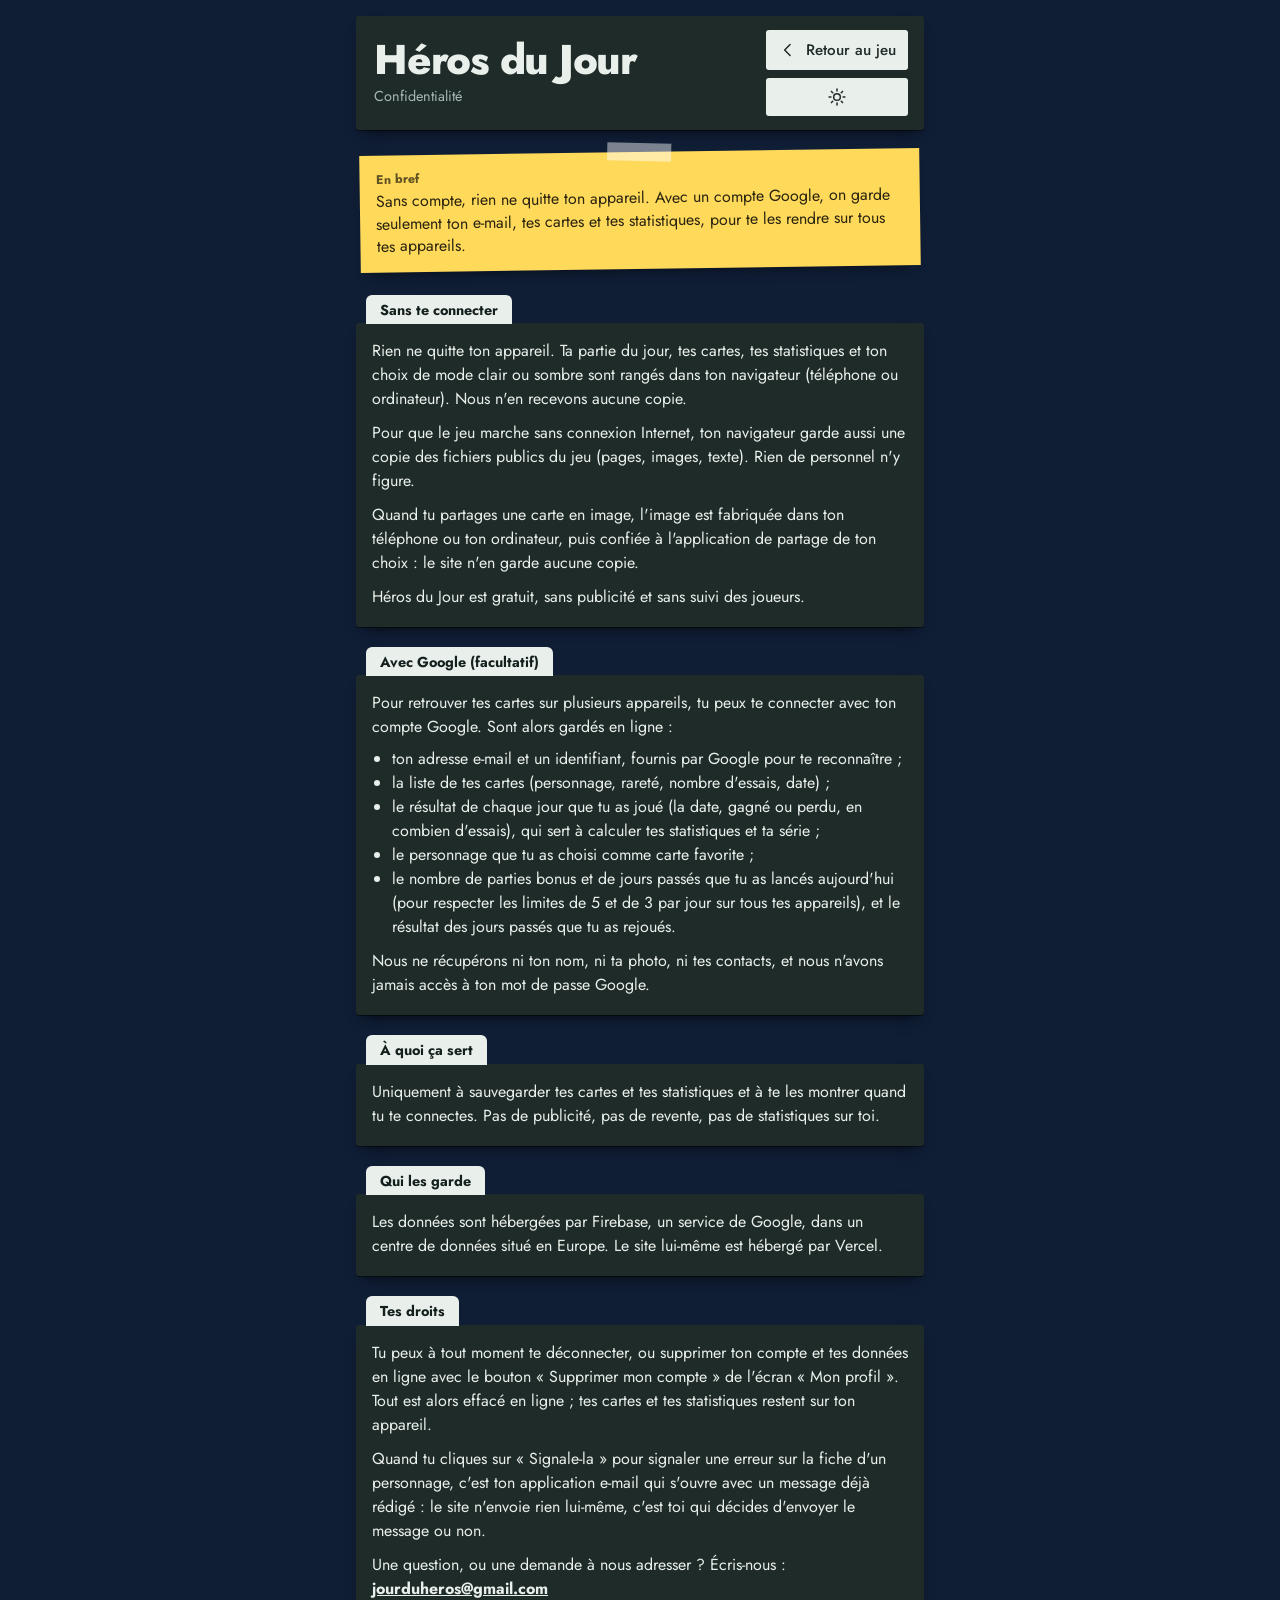
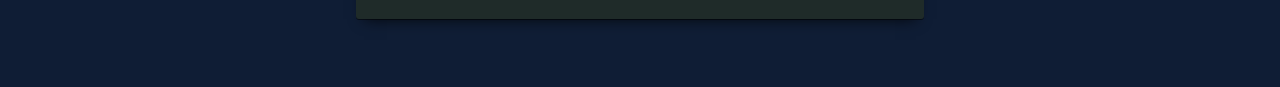
<file: confidentialite.html>
<!DOCTYPE html>
<html lang="fr">
<head>
  <meta charset="UTF-8">
  <meta name="viewport" content="width=device-width, initial-scale=1">
  <title>Confidentialité · Héros du Jour</title>
  <meta name="robots" content="noindex">
  <meta name="theme-color" content="#2d4a78">
  <link rel="preconnect" href="https://fonts.googleapis.com">
  <link rel="preconnect" href="https://fonts.gstatic.com" crossorigin>
  <link href="https://fonts.googleapis.com/css2?family=Jost:wght@400;500;700;800&display=swap" rel="stylesheet">
  <link rel="stylesheet" href="css/base.css">
  <link rel="stylesheet" href="css/jeu.css">
  <link rel="stylesheet" href="css/fiches.css">
  <script src="js/theme.js"></script>
</head>
<body>
  <main class="page">
    <header class="bandeau">
      <div class="marque">
        <h1>Héros du Jour</h1>
        <p class="date-du-jour">Confidentialité</p>
      </div>
      <div class="bandeau-actions">
        <a href="index.html">
          <svg viewBox="0 0 24 24" aria-hidden="true"><path d="M14.5 5.5 8 12l6.5 6.5"/></svg>
          Retour au jeu
        </a>
        <button type="button" id="bouton-theme" aria-label="Changer de mode"></button>
      </div>
    </header>

    <p class="resume"><b>En bref</b>Sans compte, rien ne quitte ton appareil. Avec un compte Google, on garde seulement ton e-mail, tes cartes et tes statistiques, pour te les rendre sur tous tes appareils.</p>

    <section class="rubrique">
      <h2>Sans te connecter</h2>
      <div class="fiche-texte">
        <p>Rien ne quitte ton appareil. Ta partie du jour, tes cartes, tes statistiques et ton choix de mode clair ou sombre sont rangés dans ton navigateur (téléphone ou ordinateur). Nous n'en recevons aucune copie.</p>
        <p>Pour que le jeu marche sans connexion Internet, ton navigateur garde aussi une copie des fichiers publics du jeu (pages, images, texte). Rien de personnel n'y figure.</p>
        <p>Quand tu partages une carte en image, l'image est fabriquée dans ton téléphone ou ton ordinateur, puis confiée à l'application de partage de ton choix : le site n'en garde aucune copie.</p>
        <p>Héros du Jour est gratuit, sans publicité et sans suivi des joueurs.</p>
      </div>
    </section>

    <section class="rubrique">
      <h2>Avec Google (facultatif)</h2>
      <div class="fiche-texte">
        <p>Pour retrouver tes cartes sur plusieurs appareils, tu peux te connecter avec ton compte Google. Sont alors gardés en ligne :</p>
        <ul>
          <li>ton adresse e-mail et un identifiant, fournis par Google pour te reconnaître ;</li>
          <li>la liste de tes cartes (personnage, rareté, nombre d'essais, date) ;</li>
        <li>le résultat de chaque jour que tu as joué (la date, gagné ou perdu, en combien d'essais), qui sert à calculer tes statistiques et ta série ;</li>
        <li>le personnage que tu as choisi comme carte favorite ;</li>
        <li>le nombre de parties bonus et de jours passés que tu as lancés aujourd'hui (pour respecter les limites de 5 et de 3 par jour sur tous tes appareils), et le résultat des jours passés que tu as rejoués.</li>
        </ul>
        <p>Nous ne récupérons ni ton nom, ni ta photo, ni tes contacts, et nous n'avons jamais accès à ton mot de passe Google.</p>
      </div>
    </section>

    <section class="rubrique">
      <h2>À quoi ça sert</h2>
      <div class="fiche-texte">
        <p>Uniquement à sauvegarder tes cartes et tes statistiques et à te les montrer quand tu te connectes. Pas de publicité, pas de revente, pas de statistiques sur toi.</p>
      </div>
    </section>

    <section class="rubrique">
      <h2>Qui les garde</h2>
      <div class="fiche-texte">
        <p>Les données sont hébergées par Firebase, un service de Google, dans un centre de données situé en Europe. Le site lui-même est hébergé par Vercel.</p>
      </div>
    </section>

    <section class="rubrique">
      <h2>Tes droits</h2>
      <div class="fiche-texte">
        <p>Tu peux à tout moment te déconnecter, ou supprimer ton compte et tes données en ligne avec le bouton « Supprimer mon compte » de l'écran « Mon profil ». Tout est alors effacé en ligne ; tes cartes et tes statistiques restent sur ton appareil.</p>
        <p>Quand tu cliques sur « Signale-la » pour signaler une erreur sur la fiche d'un personnage, c'est ton application e-mail qui s'ouvre avec un message déjà rédigé : le site n'envoie rien lui-même, c'est toi qui décides d'envoyer le message ou non.</p>
        <p>Une question, ou une demande à nous adresser ? Écris-nous : <a href="mailto:jourduheros@gmail.com">jourduheros@gmail.com</a></p>
      </div>
    </section>
  </main>
</body>
</html>
</file>
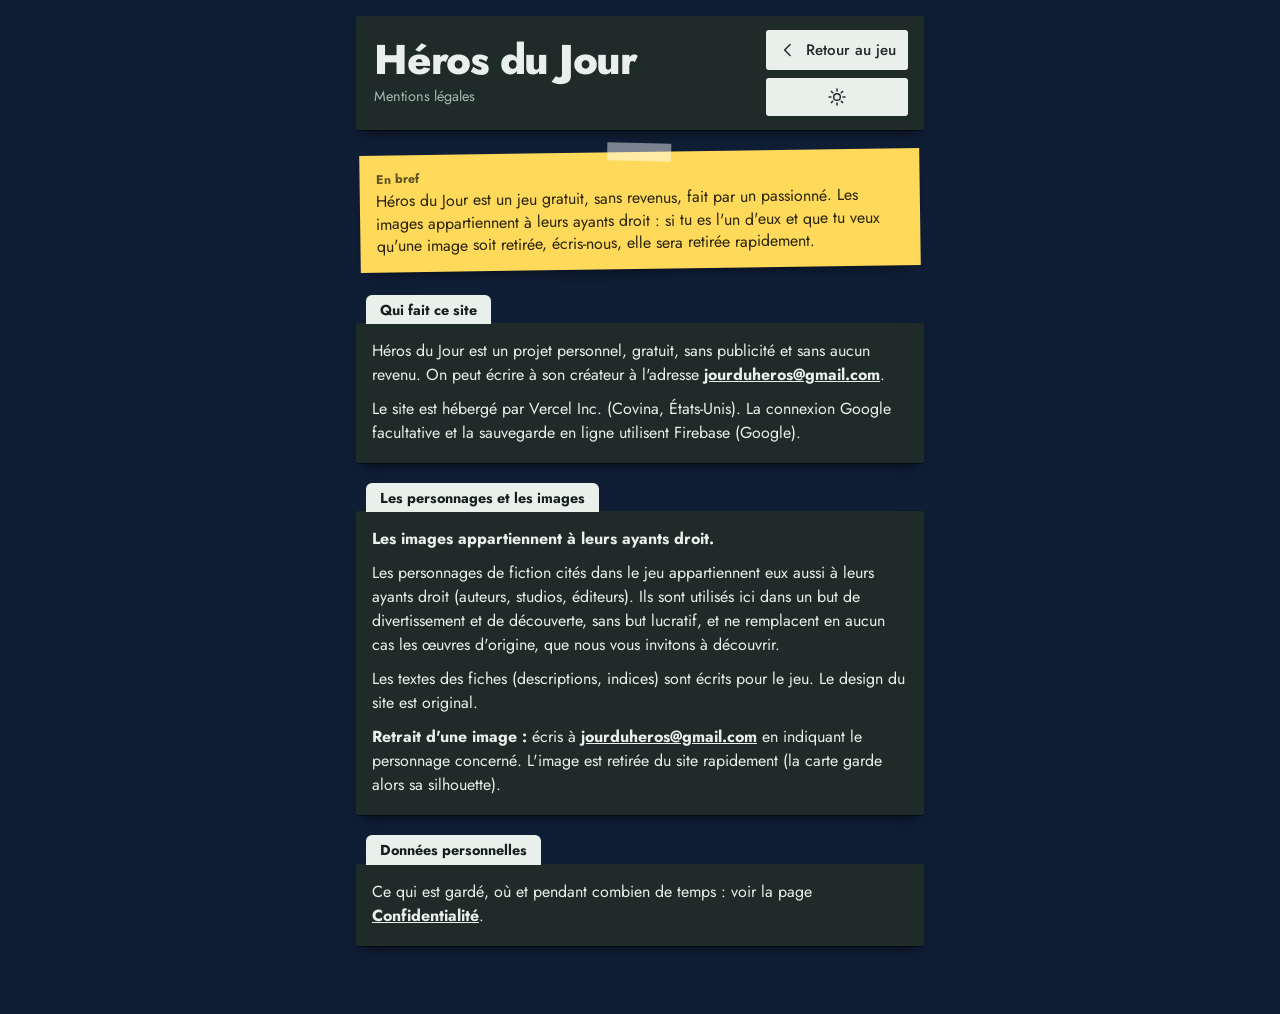
<file: mentions-legales.html>
<!DOCTYPE html>
<html lang="fr">
<head>
  <meta charset="UTF-8">
  <meta name="viewport" content="width=device-width, initial-scale=1">
  <title>Mentions légales · Héros du Jour</title>
  <meta name="robots" content="noindex">
  <meta name="theme-color" content="#2d4a78">
  <link rel="preconnect" href="https://fonts.googleapis.com">
  <link rel="preconnect" href="https://fonts.gstatic.com" crossorigin>
  <link href="https://fonts.googleapis.com/css2?family=Jost:wght@400;500;700;800&display=swap" rel="stylesheet">
  <link rel="stylesheet" href="css/base.css">
  <link rel="stylesheet" href="css/jeu.css">
  <link rel="stylesheet" href="css/fiches.css">
  <script src="js/theme.js"></script>
</head>
<body>
  <main class="page">
    <header class="bandeau">
      <div class="marque">
        <h1>Héros du Jour</h1>
        <p class="date-du-jour">Mentions légales</p>
      </div>
      <div class="bandeau-actions">
        <a href="index.html">
          <svg viewBox="0 0 24 24" aria-hidden="true"><path d="M14.5 5.5 8 12l6.5 6.5"/></svg>
          Retour au jeu
        </a>
        <button type="button" id="bouton-theme" aria-label="Changer de mode"></button>
      </div>
    </header>

    <p class="resume"><b>En bref</b>Héros du Jour est un jeu gratuit, sans revenus, fait par un passionné. Les images appartiennent à leurs ayants droit : si tu es l'un d'eux et que tu veux qu'une image soit retirée, écris-nous, elle sera retirée rapidement.</p>

    <section class="rubrique">
      <h2>Qui fait ce site</h2>
      <div class="fiche-texte">
        <p>Héros du Jour est un projet personnel, gratuit, sans publicité et sans aucun revenu. On peut écrire à son créateur à l'adresse <a href="mailto:jourduheros@gmail.com">jourduheros@gmail.com</a>.</p>
        <p>Le site est hébergé par Vercel Inc. (Covina, États-Unis). La connexion Google facultative et la sauvegarde en ligne utilisent Firebase (Google).</p>
      </div>
    </section>

    <section class="rubrique">
      <h2>Les personnages et les images</h2>
      <div class="fiche-texte">
        <p class="phrase-droits"><strong>Les images appartiennent à leurs ayants droit.</strong></p>
        <p>Les personnages de fiction cités dans le jeu appartiennent eux aussi à leurs ayants droit (auteurs, studios, éditeurs). Ils sont utilisés ici dans un but de divertissement et de découverte, sans but lucratif, et ne remplacent en aucun cas les œuvres d'origine, que nous vous invitons à découvrir.</p>
        <p>Les textes des fiches (descriptions, indices) sont écrits pour le jeu. Le design du site est original.</p>
        <p><strong>Retrait d'une image :</strong> écris à <a href="mailto:jourduheros@gmail.com">jourduheros@gmail.com</a> en indiquant le personnage concerné. L'image est retirée du site rapidement (la carte garde alors sa silhouette).</p>
      </div>
    </section>

    <section class="rubrique">
      <h2>Données personnelles</h2>
      <div class="fiche-texte">
        <p>Ce qui est gardé, où et pendant combien de temps : voir la page <a href="confidentialite.html">Confidentialité</a>.</p>
      </div>
    </section>
  </main>

</body>
</html>
</file>
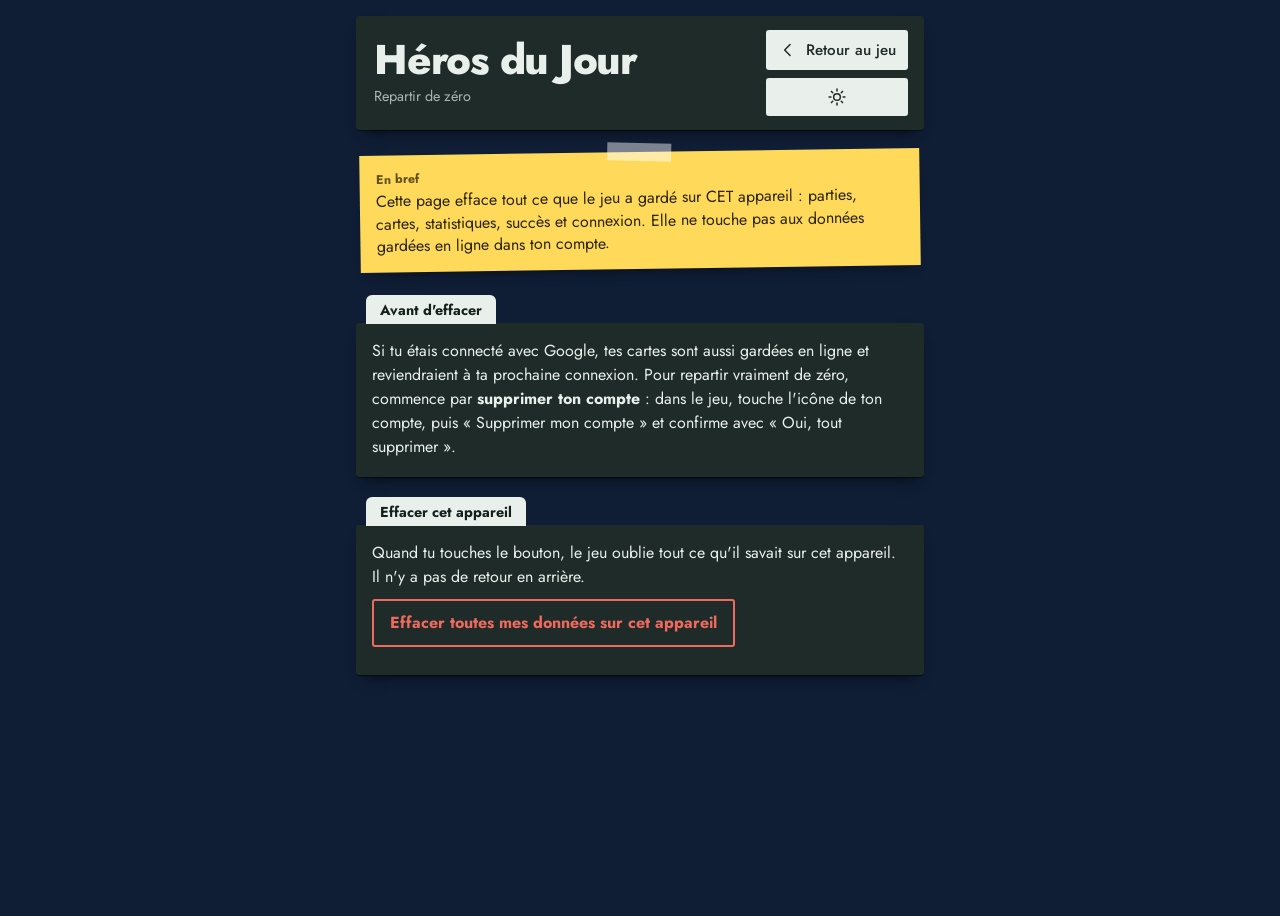
<file: reinitialiser.html>
<!DOCTYPE html>
<html lang="fr">
<head>
  <meta charset="UTF-8">
  <meta name="viewport" content="width=device-width, initial-scale=1">
  <title>Repartir de zéro · Héros du Jour</title>
  <meta name="robots" content="noindex">
  <meta name="theme-color" content="#2d4a78">
  <link rel="preconnect" href="https://fonts.googleapis.com">
  <link rel="preconnect" href="https://fonts.gstatic.com" crossorigin>
  <link href="https://fonts.googleapis.com/css2?family=Jost:wght@400;500;700;800&display=swap" rel="stylesheet">
  <link rel="stylesheet" href="css/base.css">
  <link rel="stylesheet" href="css/jeu.css">
  <link rel="stylesheet" href="css/fiches.css">
  <script src="js/theme.js"></script>
</head>
<body>
  <main class="page">
    <header class="bandeau">
      <div class="marque">
        <h1>Héros du Jour</h1>
        <p class="date-du-jour">Repartir de zéro</p>
      </div>
      <div class="bandeau-actions">
        <a href="index.html">
          <svg viewBox="0 0 24 24" aria-hidden="true"><path d="M14.5 5.5 8 12l6.5 6.5"/></svg>
          Retour au jeu
        </a>
        <button type="button" id="bouton-theme" aria-label="Changer de mode"></button>
      </div>
    </header>

    <p class="resume"><b>En bref</b>Cette page efface tout ce que le jeu a gardé sur CET appareil : parties, cartes, statistiques, succès et connexion. Elle ne touche pas aux données gardées en ligne dans ton compte.</p>

    <section class="rubrique">
      <h2>Avant d'effacer</h2>
      <div class="fiche-texte">
        <p>Si tu étais connecté avec Google, tes cartes sont aussi gardées en ligne et reviendraient à ta prochaine connexion. Pour repartir vraiment de zéro, commence par <strong>supprimer ton compte</strong> : dans le jeu, touche l'icône de ton compte, puis « Supprimer mon compte » et confirme avec « Oui, tout supprimer ».</p>
      </div>
    </section>

    <section class="rubrique">
      <h2>Effacer cet appareil</h2>
      <div class="fiche-texte">
        <p>Quand tu touches le bouton, le jeu oublie tout ce qu'il savait sur cet appareil. Il n'y a pas de retour en arrière.</p>
        <p><button type="button" id="effacer" class="bouton-effacer">Effacer toutes mes données sur cet appareil</button></p>
        <p id="resultat" role="status"></p>
      </div>
    </section>
  </main>

  <script>
    // Efface tout ce que le jeu garde dans ce navigateur (clés « heros-du-jour… »), la connexion Google et les copies de secours hors ligne.
    document.getElementById("effacer").addEventListener("click", async () => {
      if (!window.confirm("Effacer toutes tes données du jeu sur cet appareil ? Il n'y a pas de retour en arrière.")) return;
      const resultat = document.getElementById("resultat");
      try {
        Object.keys(localStorage).filter(cle => cle.indexOf("heros-du-jour") === 0).forEach(cle => localStorage.removeItem(cle));
        sessionStorage.clear();
      } catch (erreur) { /* le navigateur refuse l'accès : on continue avec le reste */ }
      try {
        if (window.indexedDB) indexedDB.deleteDatabase("firebaseLocalStorageDb");   // la connexion Google
        if (window.caches) (await caches.keys()).forEach(nom => caches.delete(nom));   // les copies pour jouer hors ligne
        if (navigator.serviceWorker) (await navigator.serviceWorker.getRegistrations()).forEach(r => r.unregister());
      } catch (erreur) { /* pas grave */ }
      resultat.textContent = "C'est fait : cet appareil est remis à zéro. Retourne au jeu pour repartir de zéro.";
    });
  </script>
  <style>
    .bouton-effacer {
      padding: 10px 16px; border: 2px solid var(--tampon); border-radius: 3px; background: var(--papier);
      color: var(--tampon); font: inherit; font-weight: 700; cursor: pointer;
    }
    .bouton-effacer:hover { background: var(--papier-2); }
    #resultat { font-weight: 700; }
  </style>
</body>
</html>
</file>
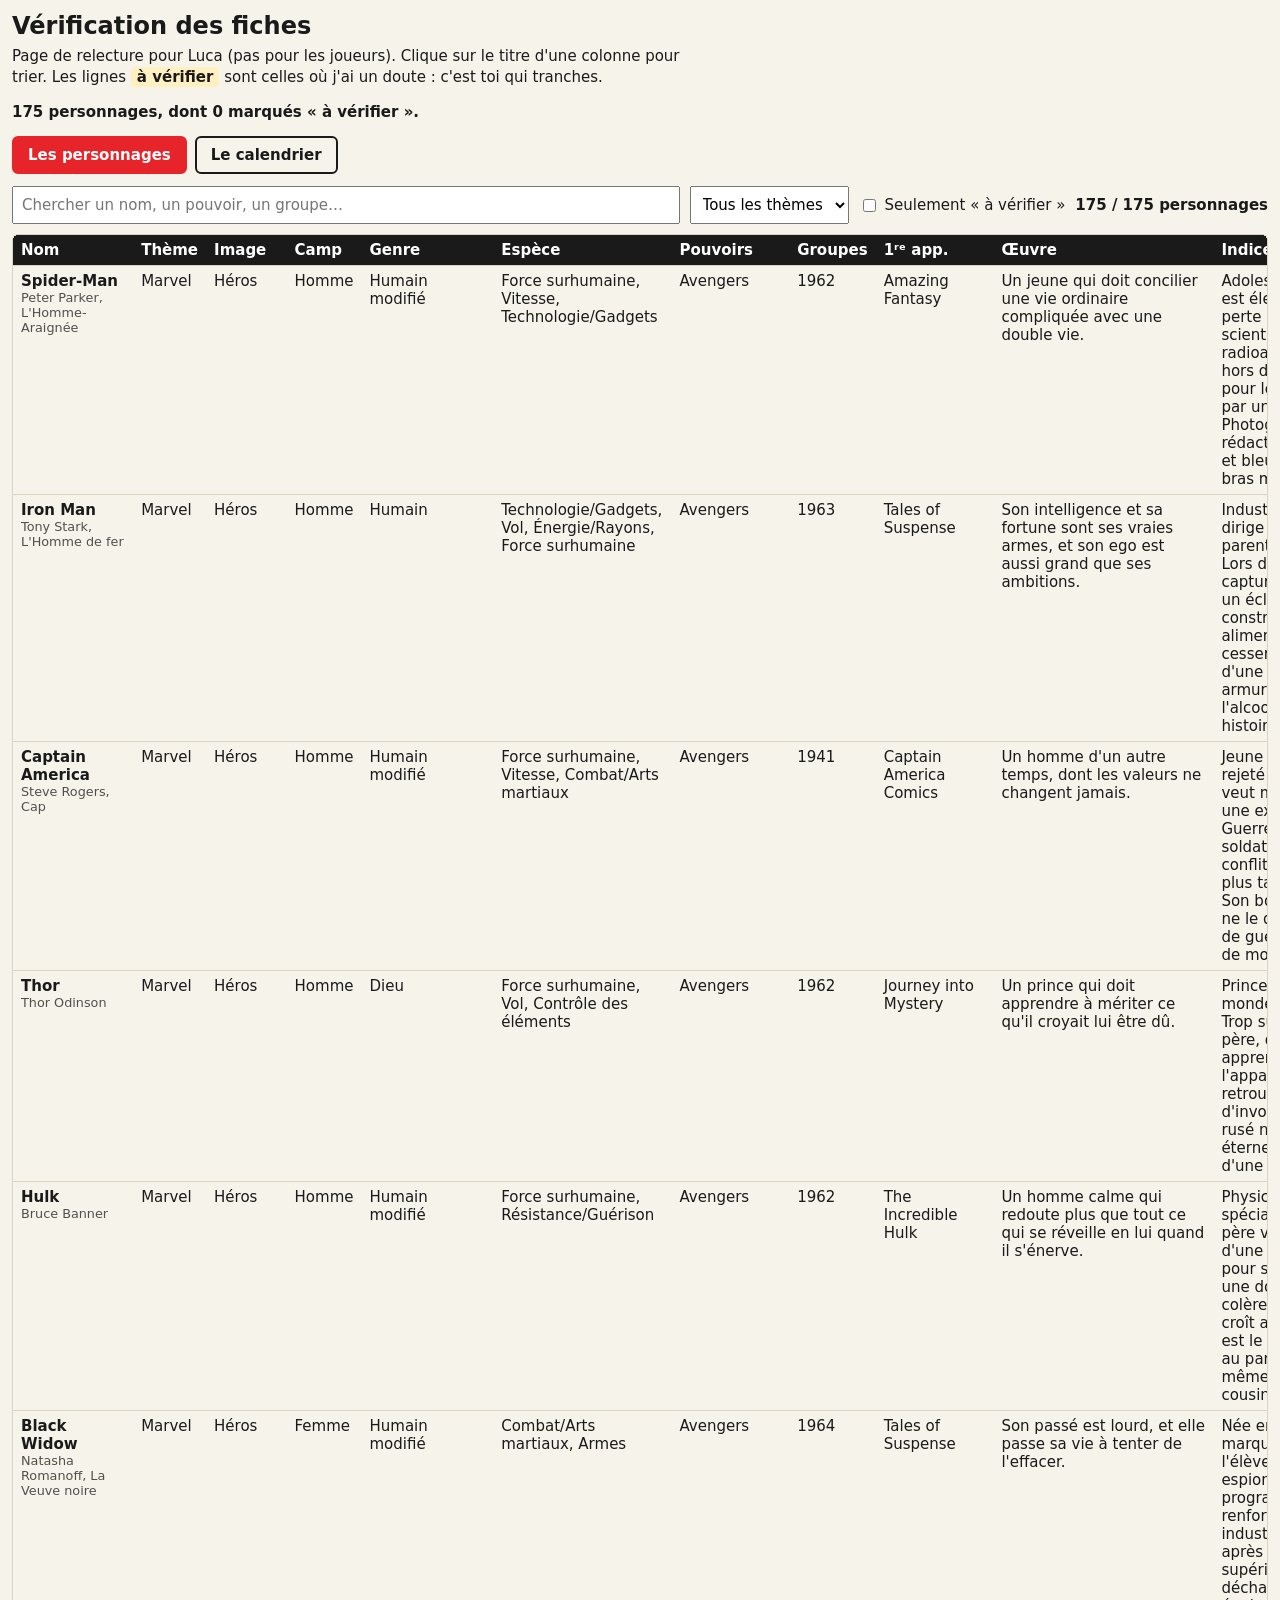
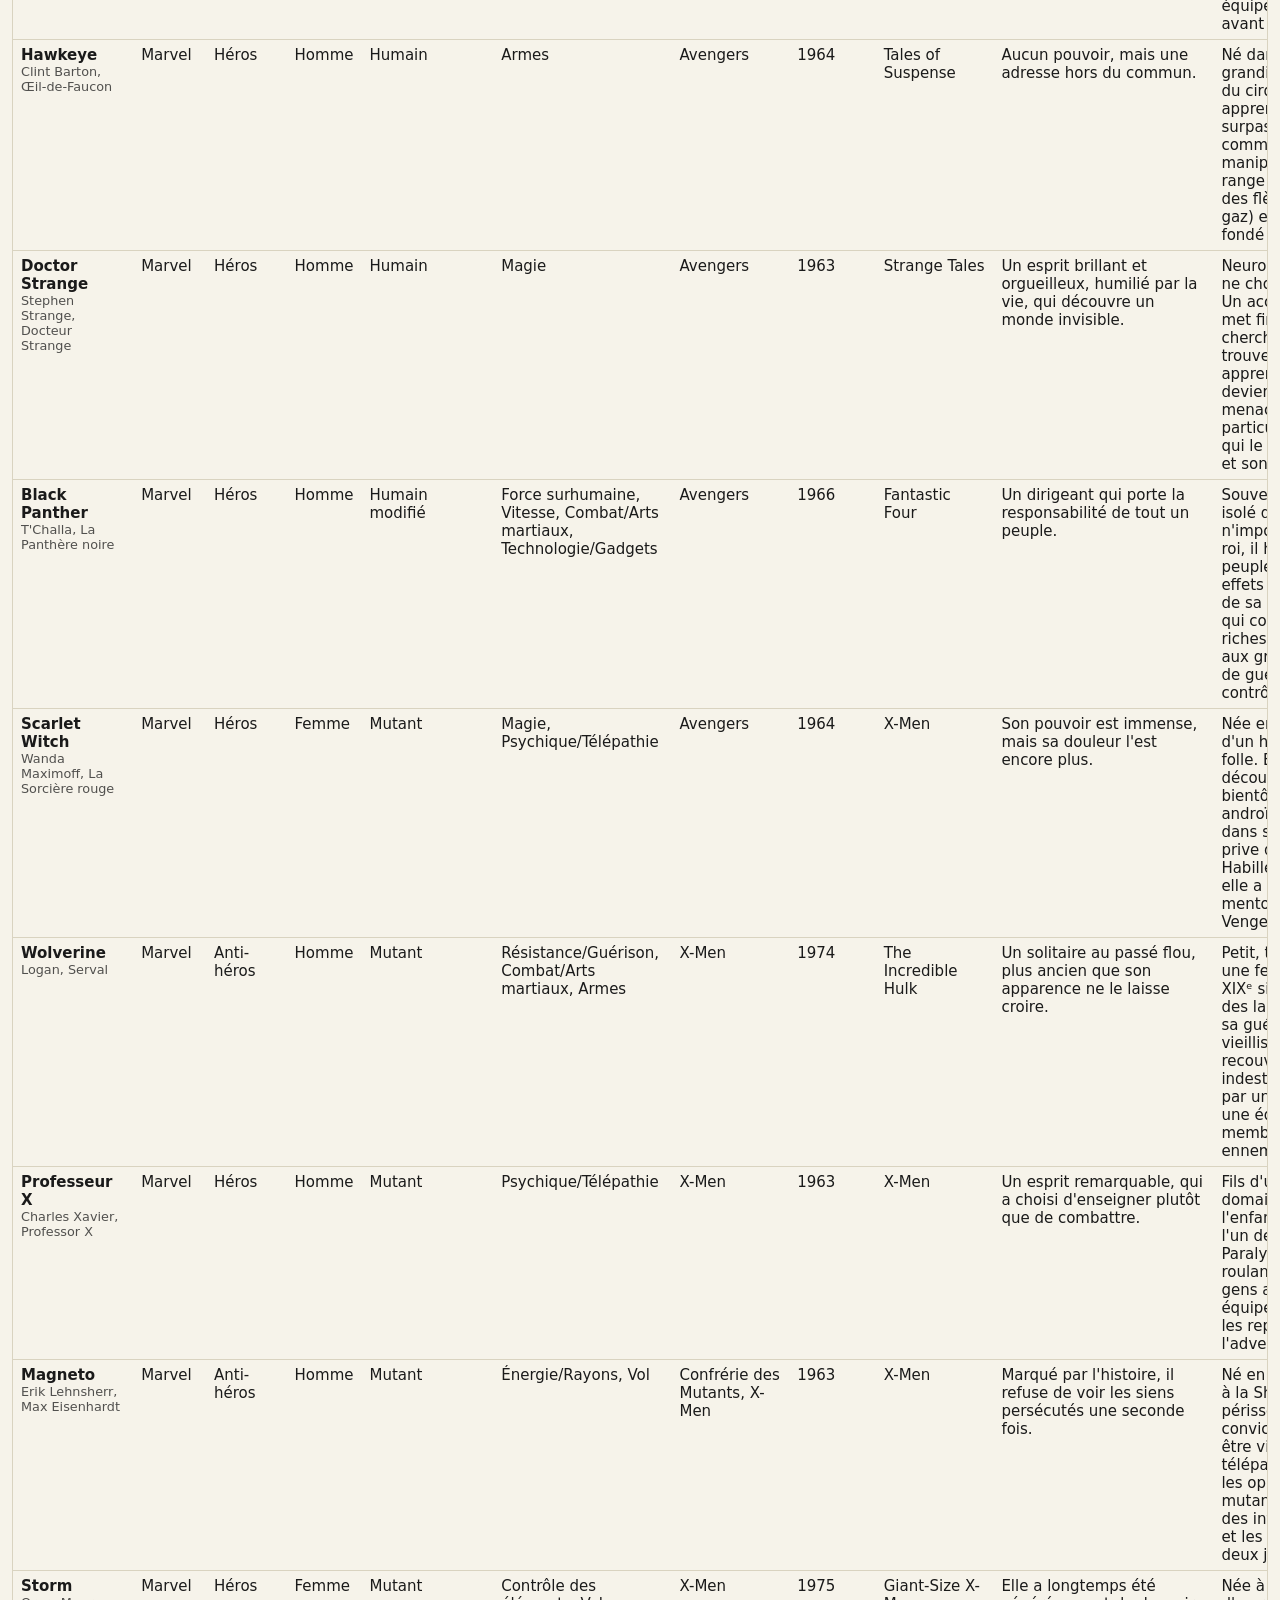
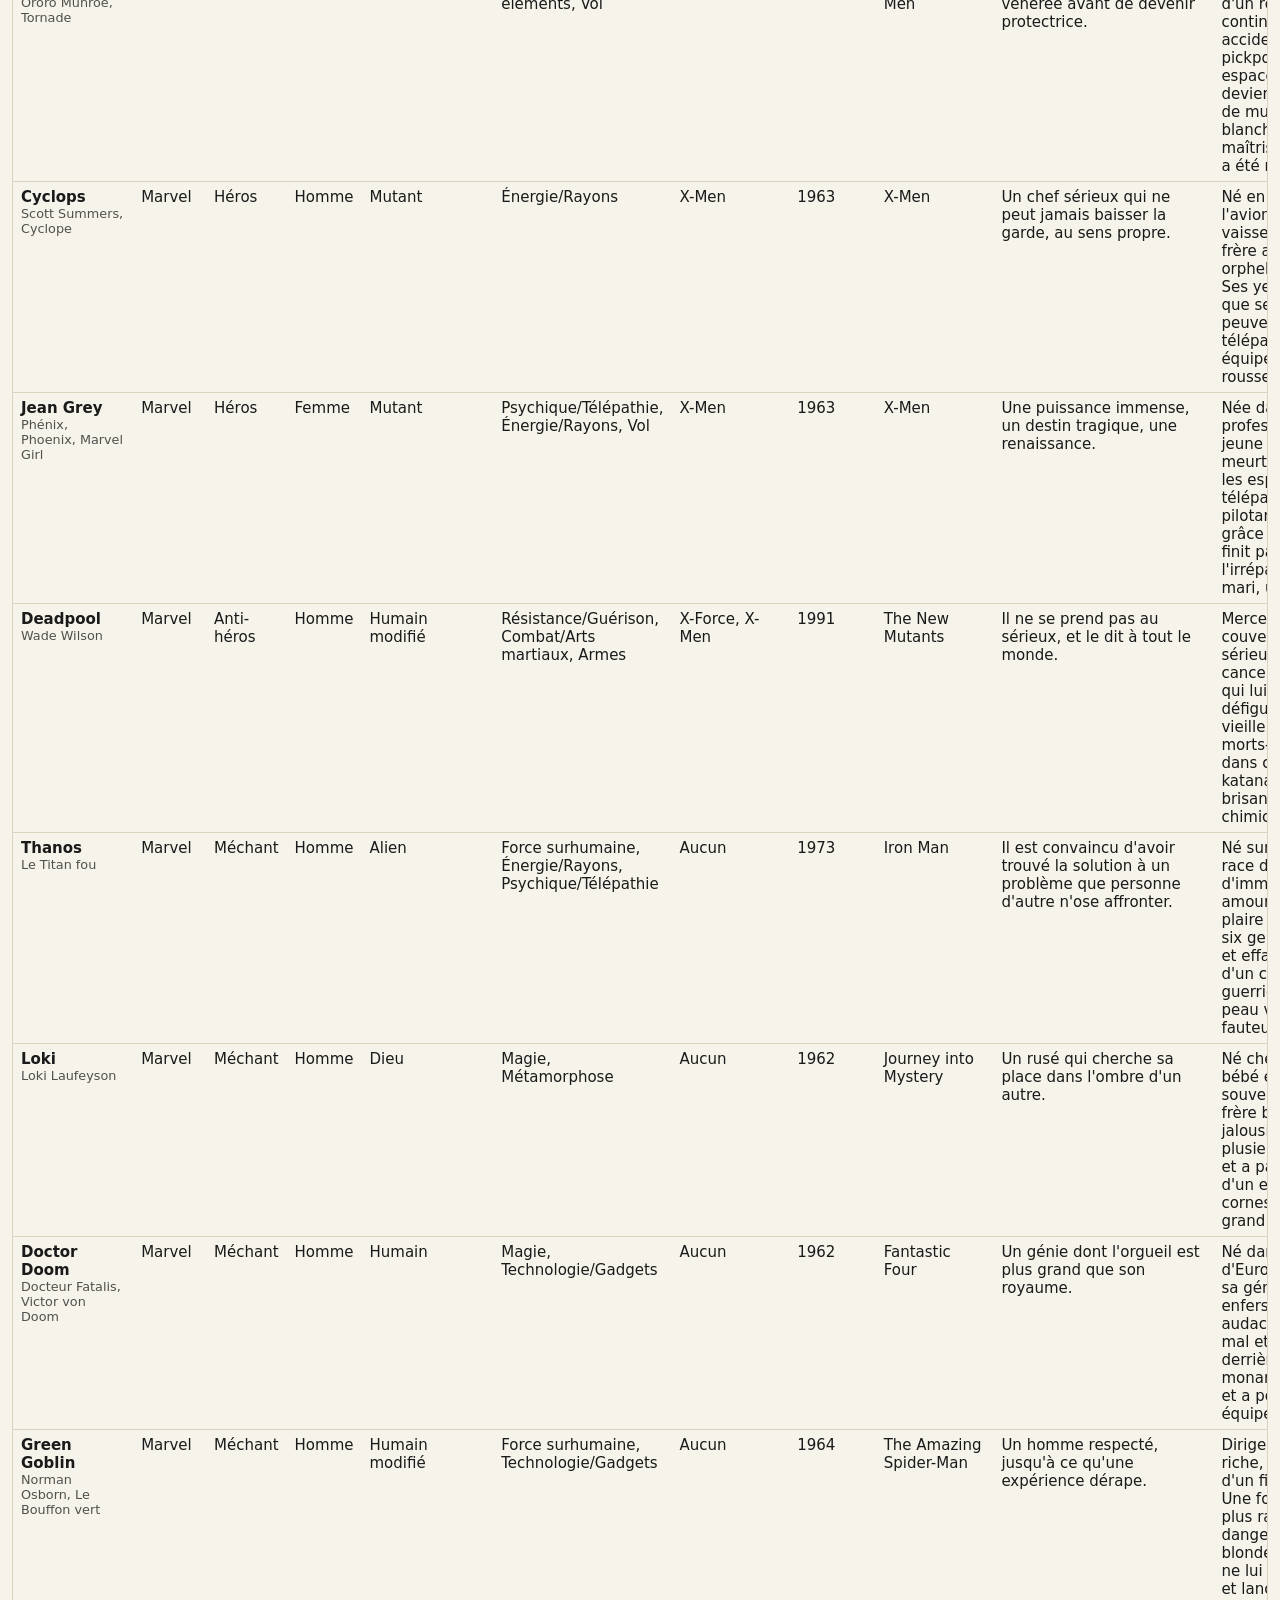
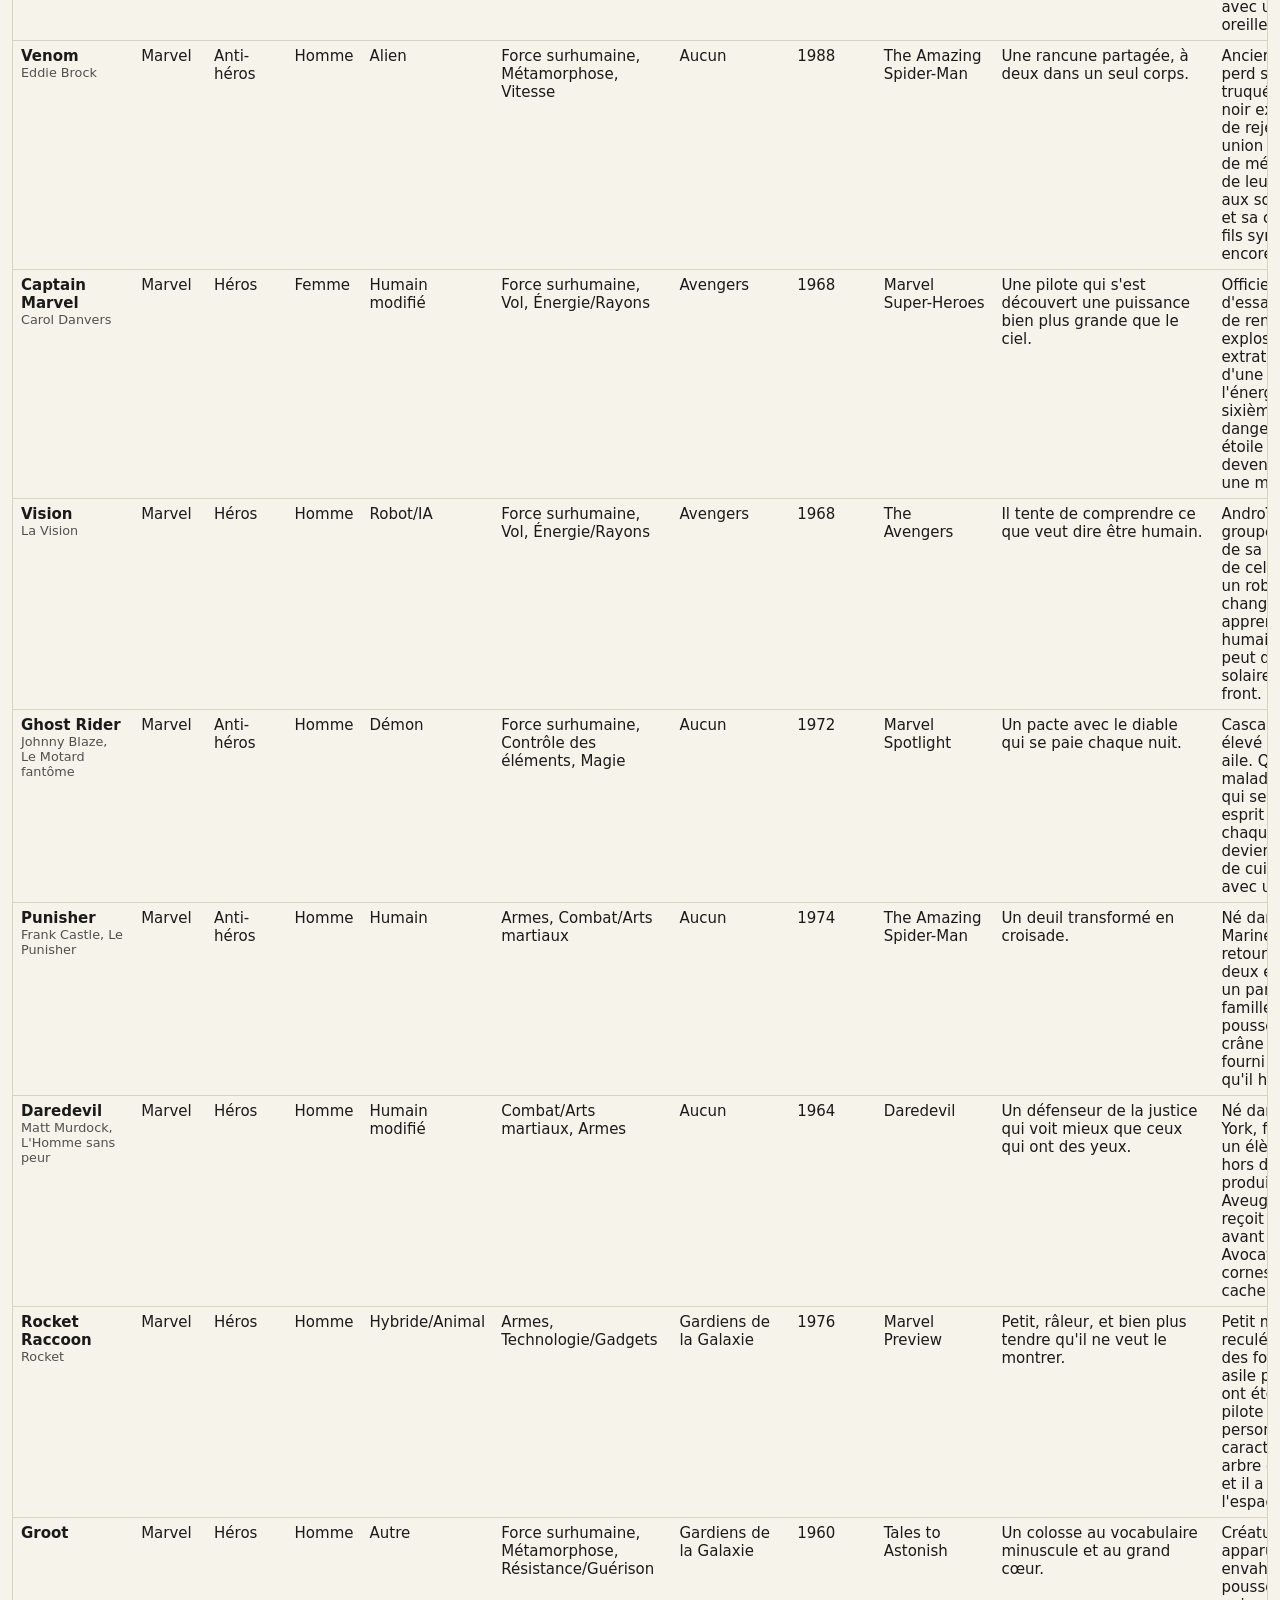
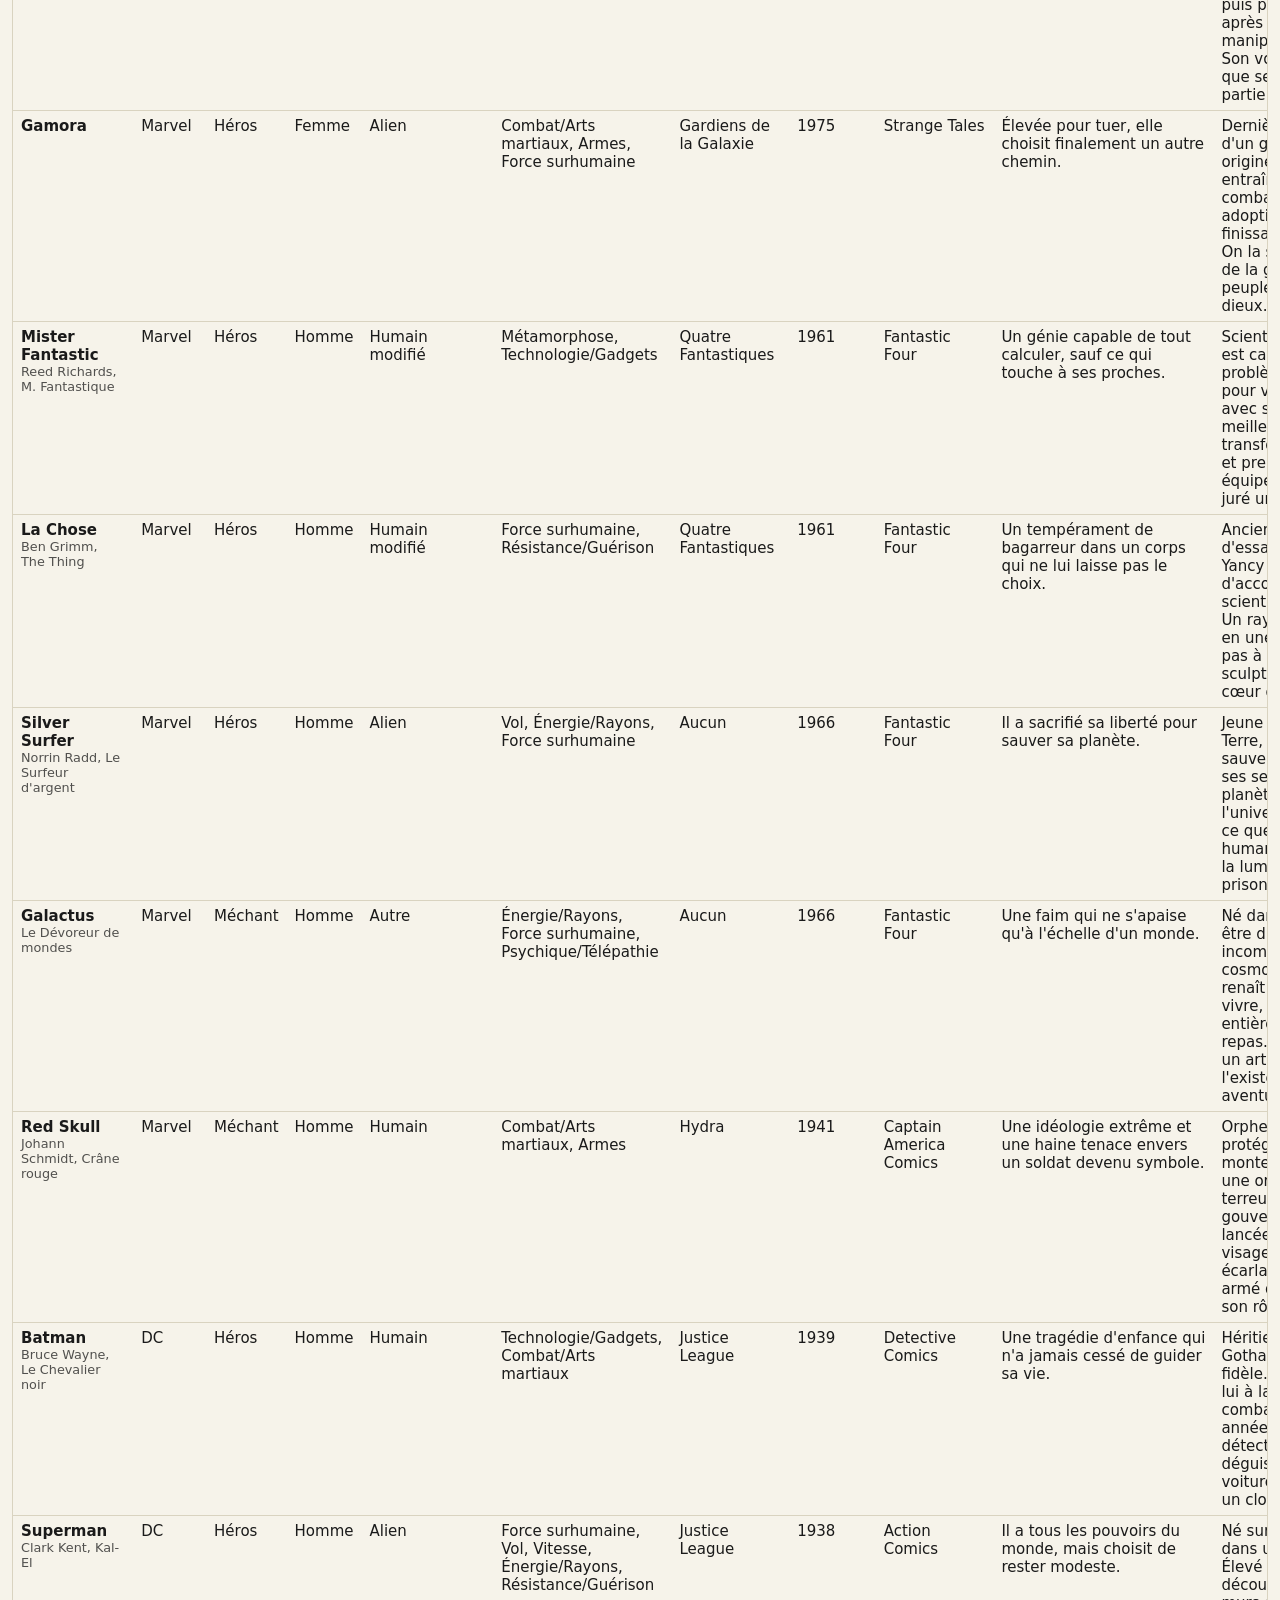
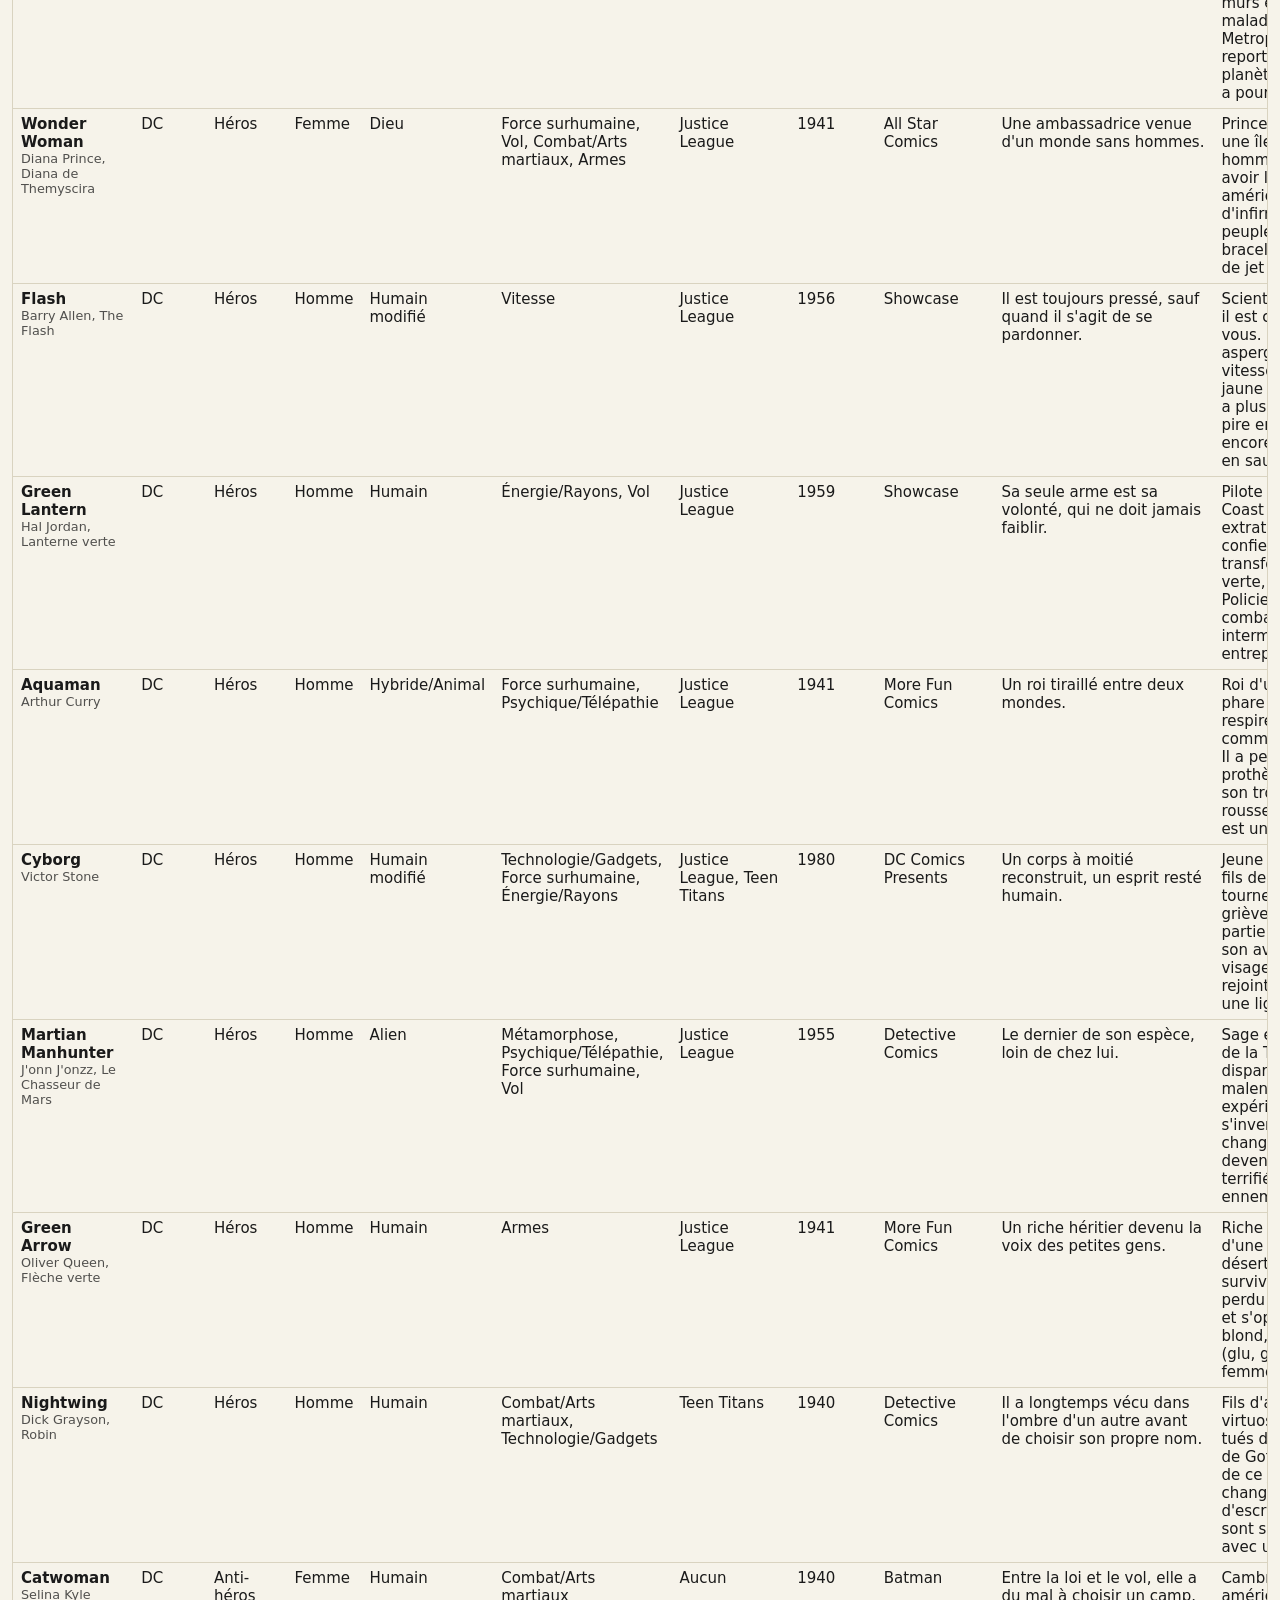
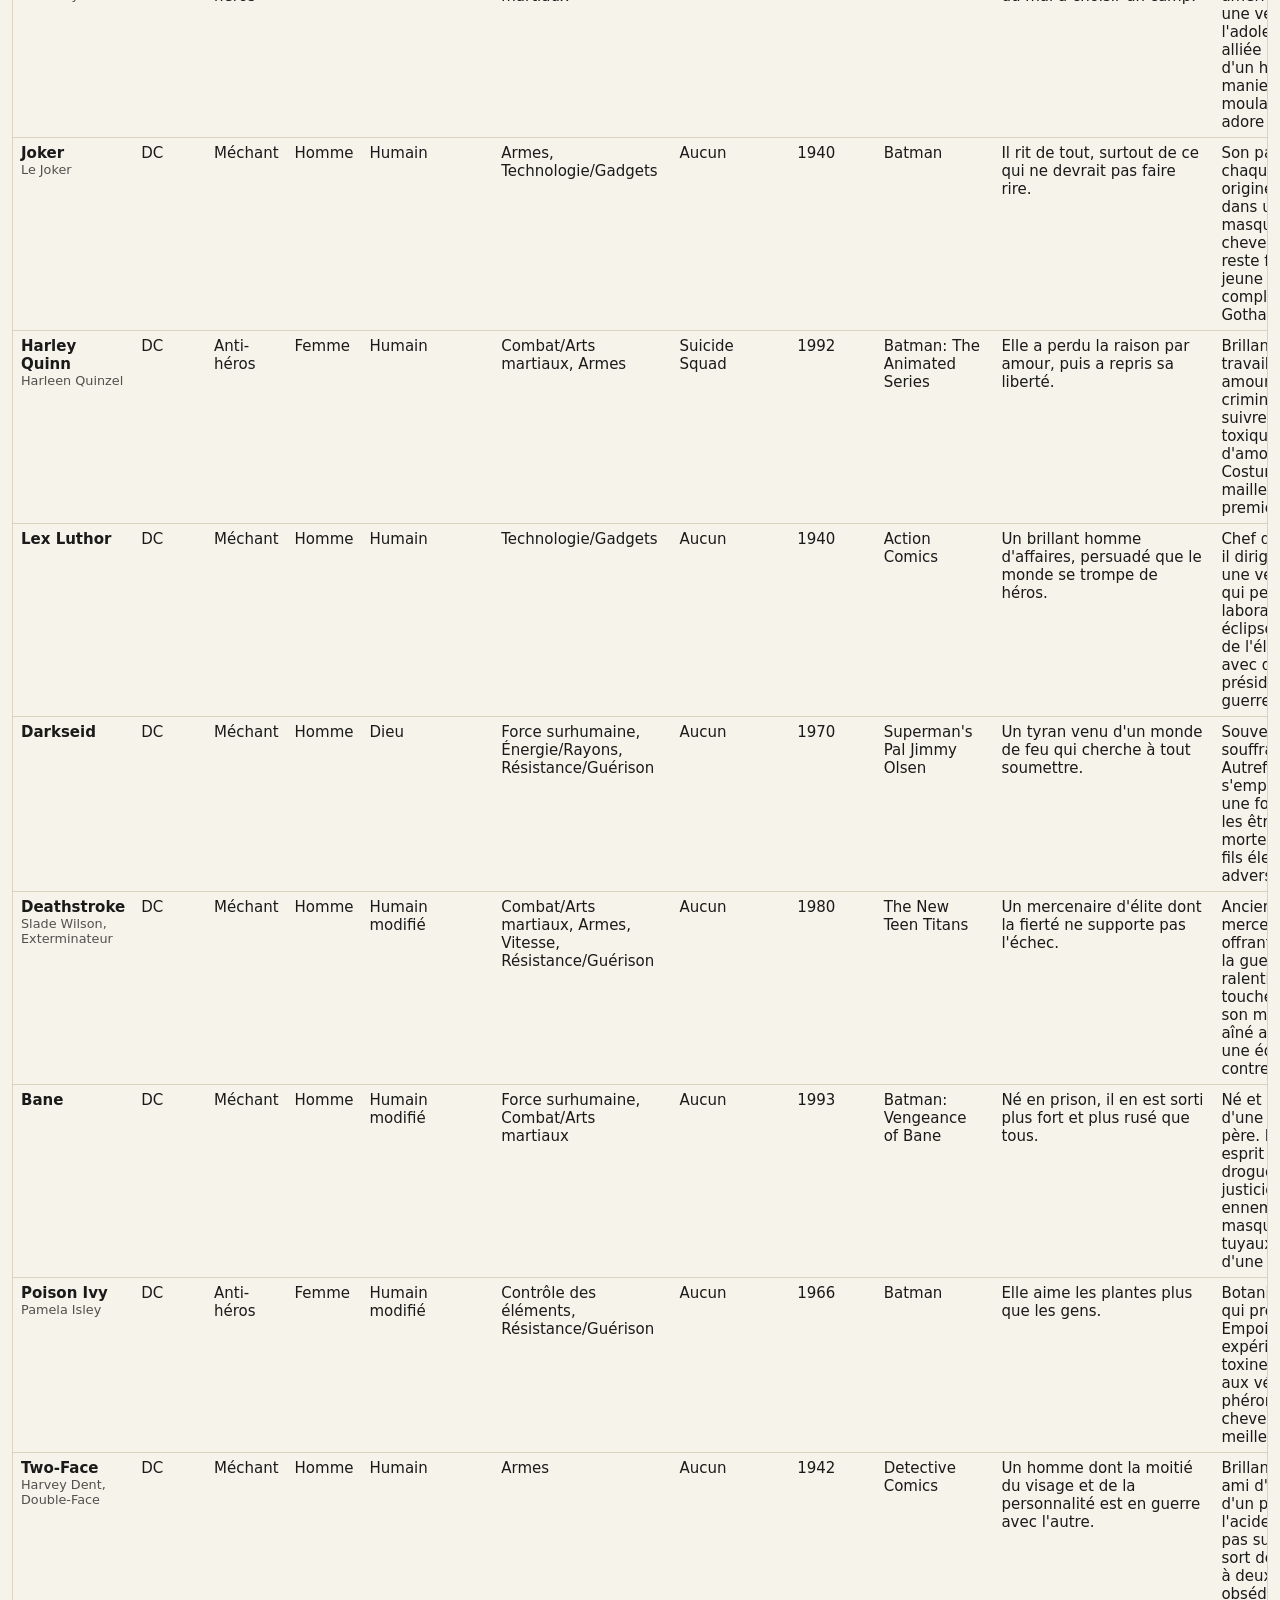
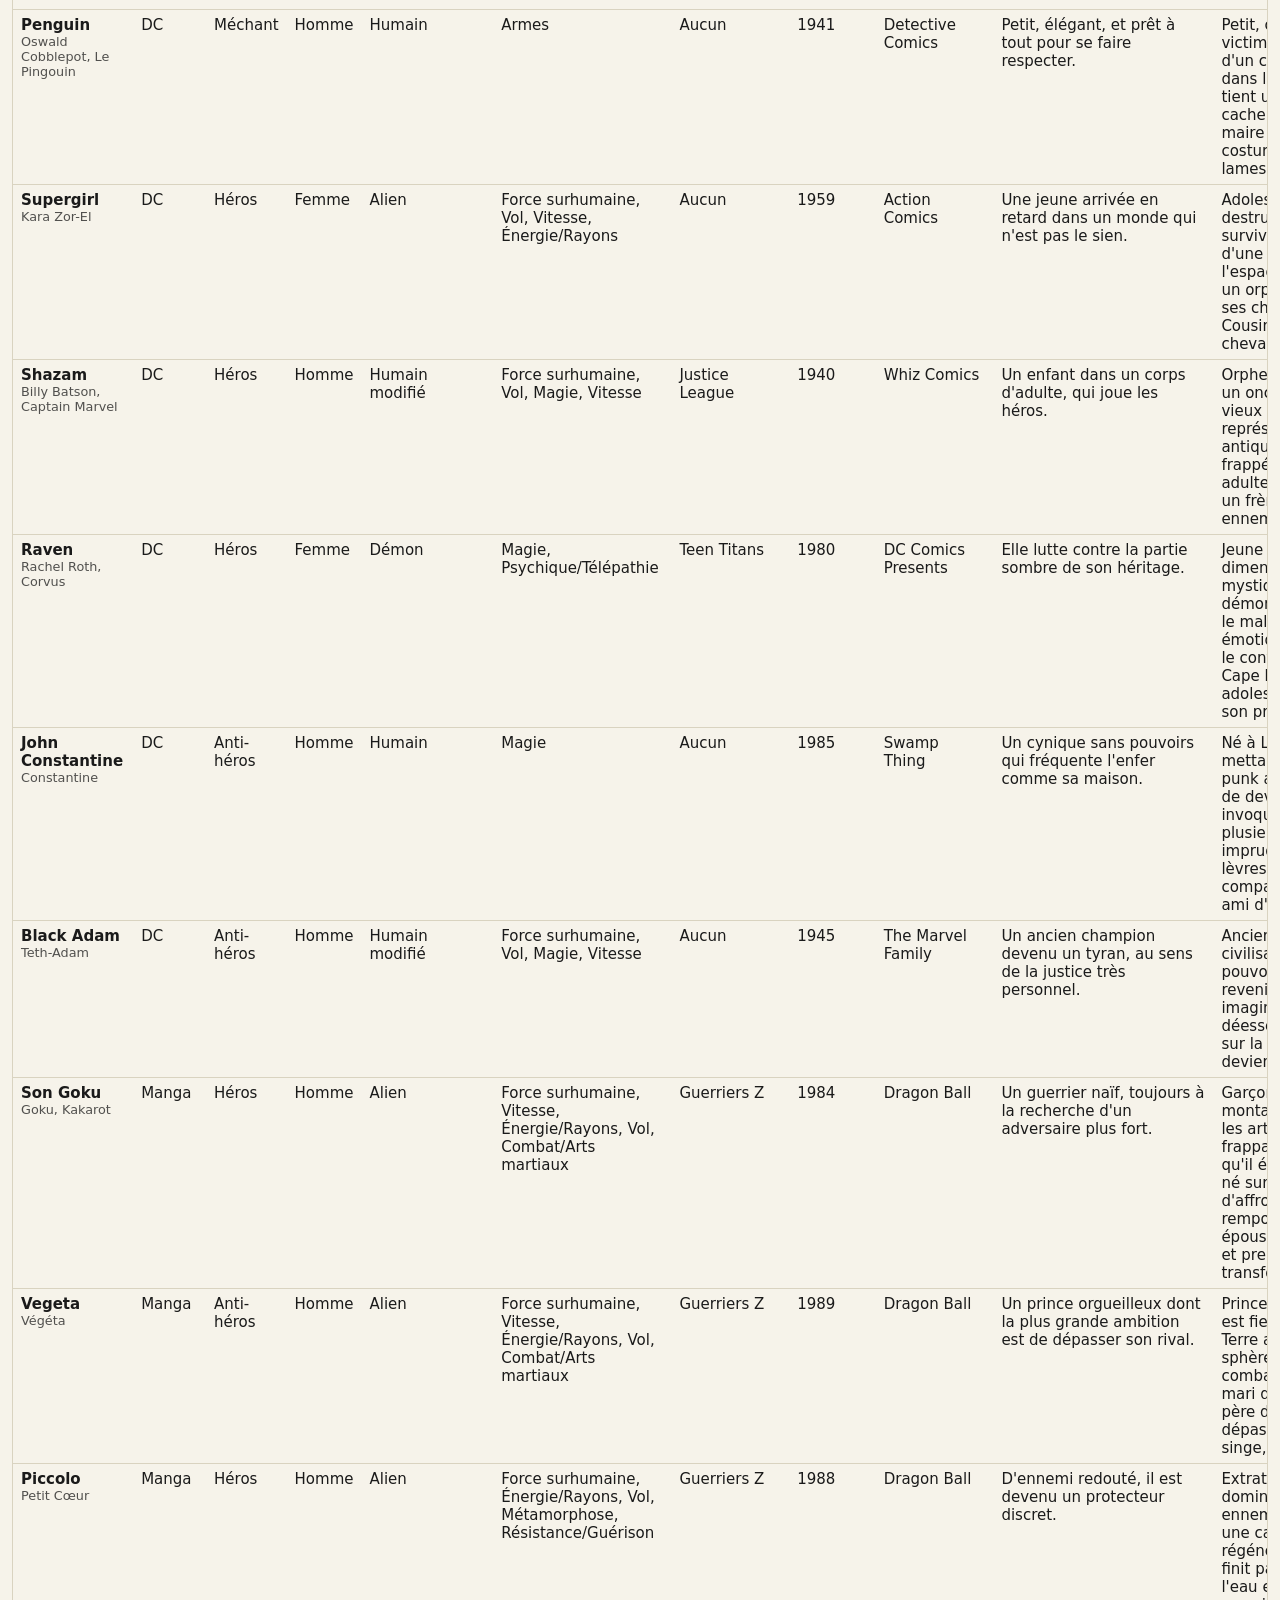
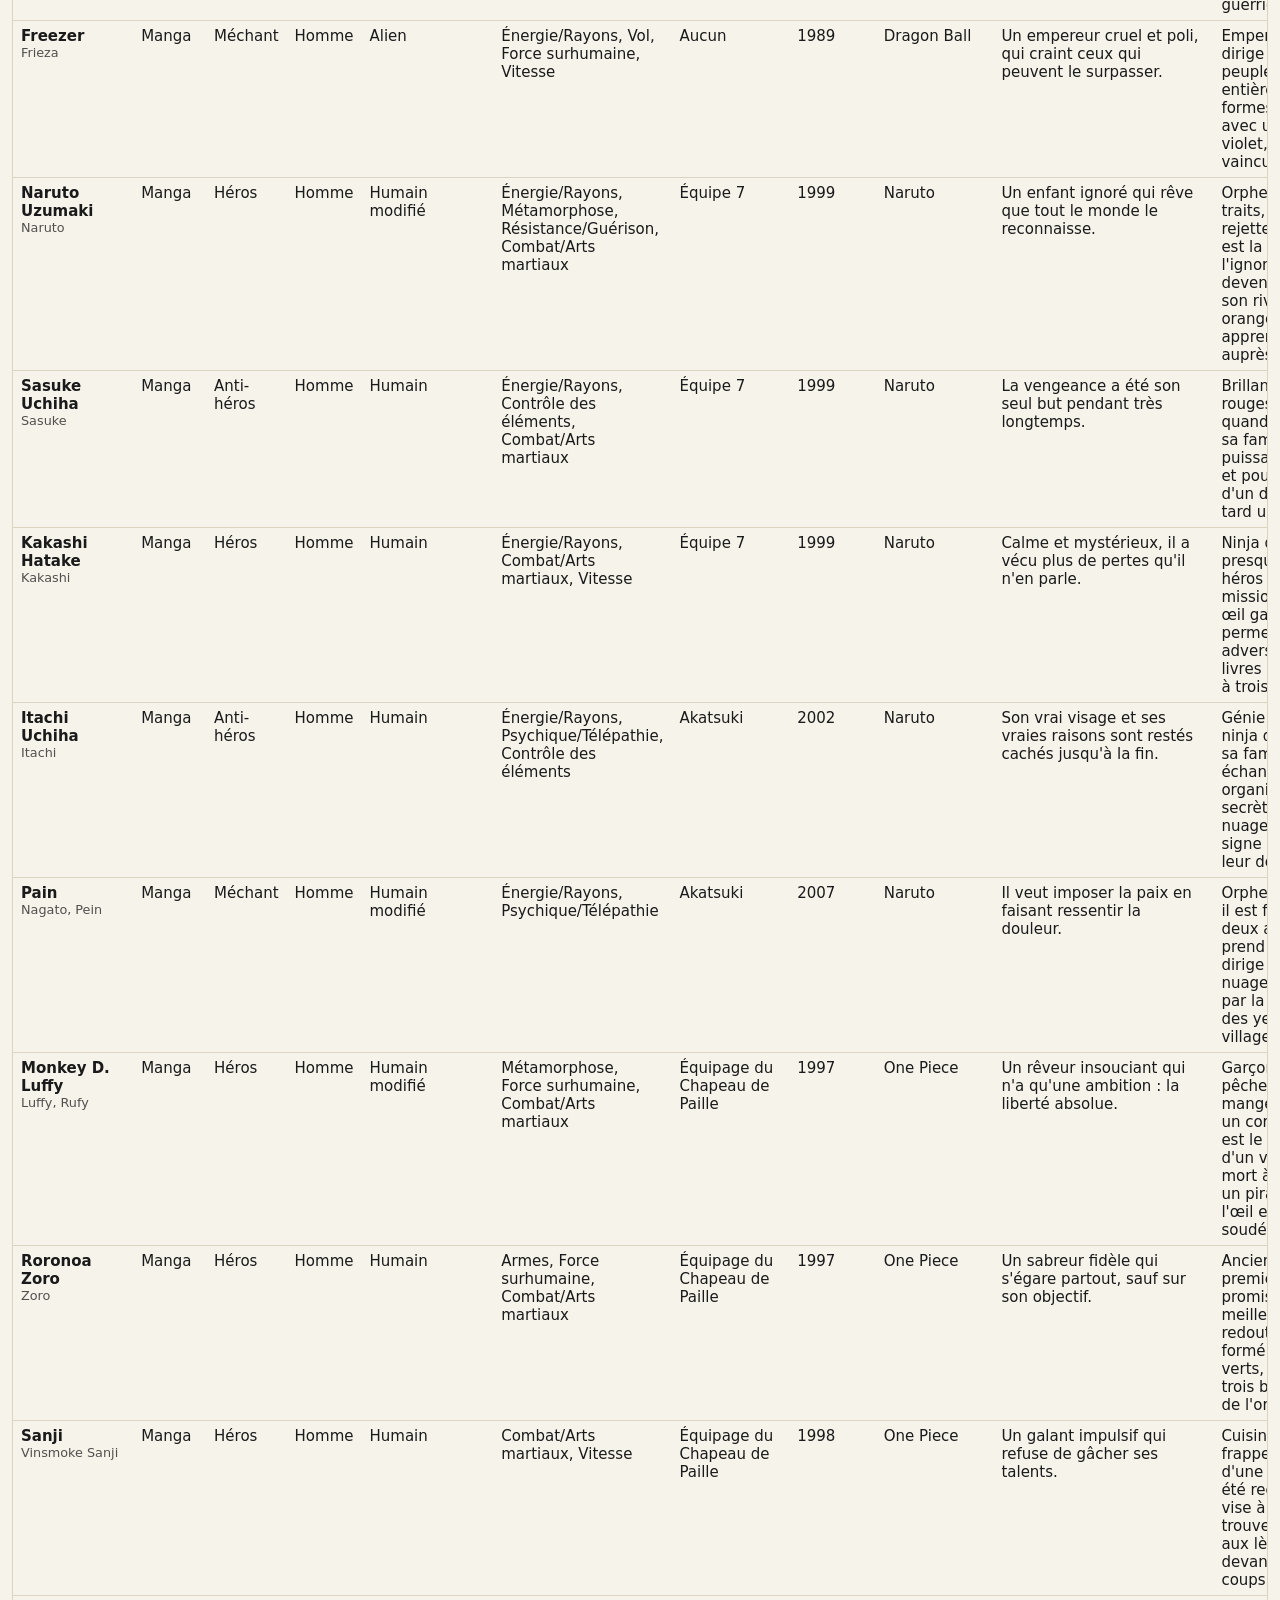
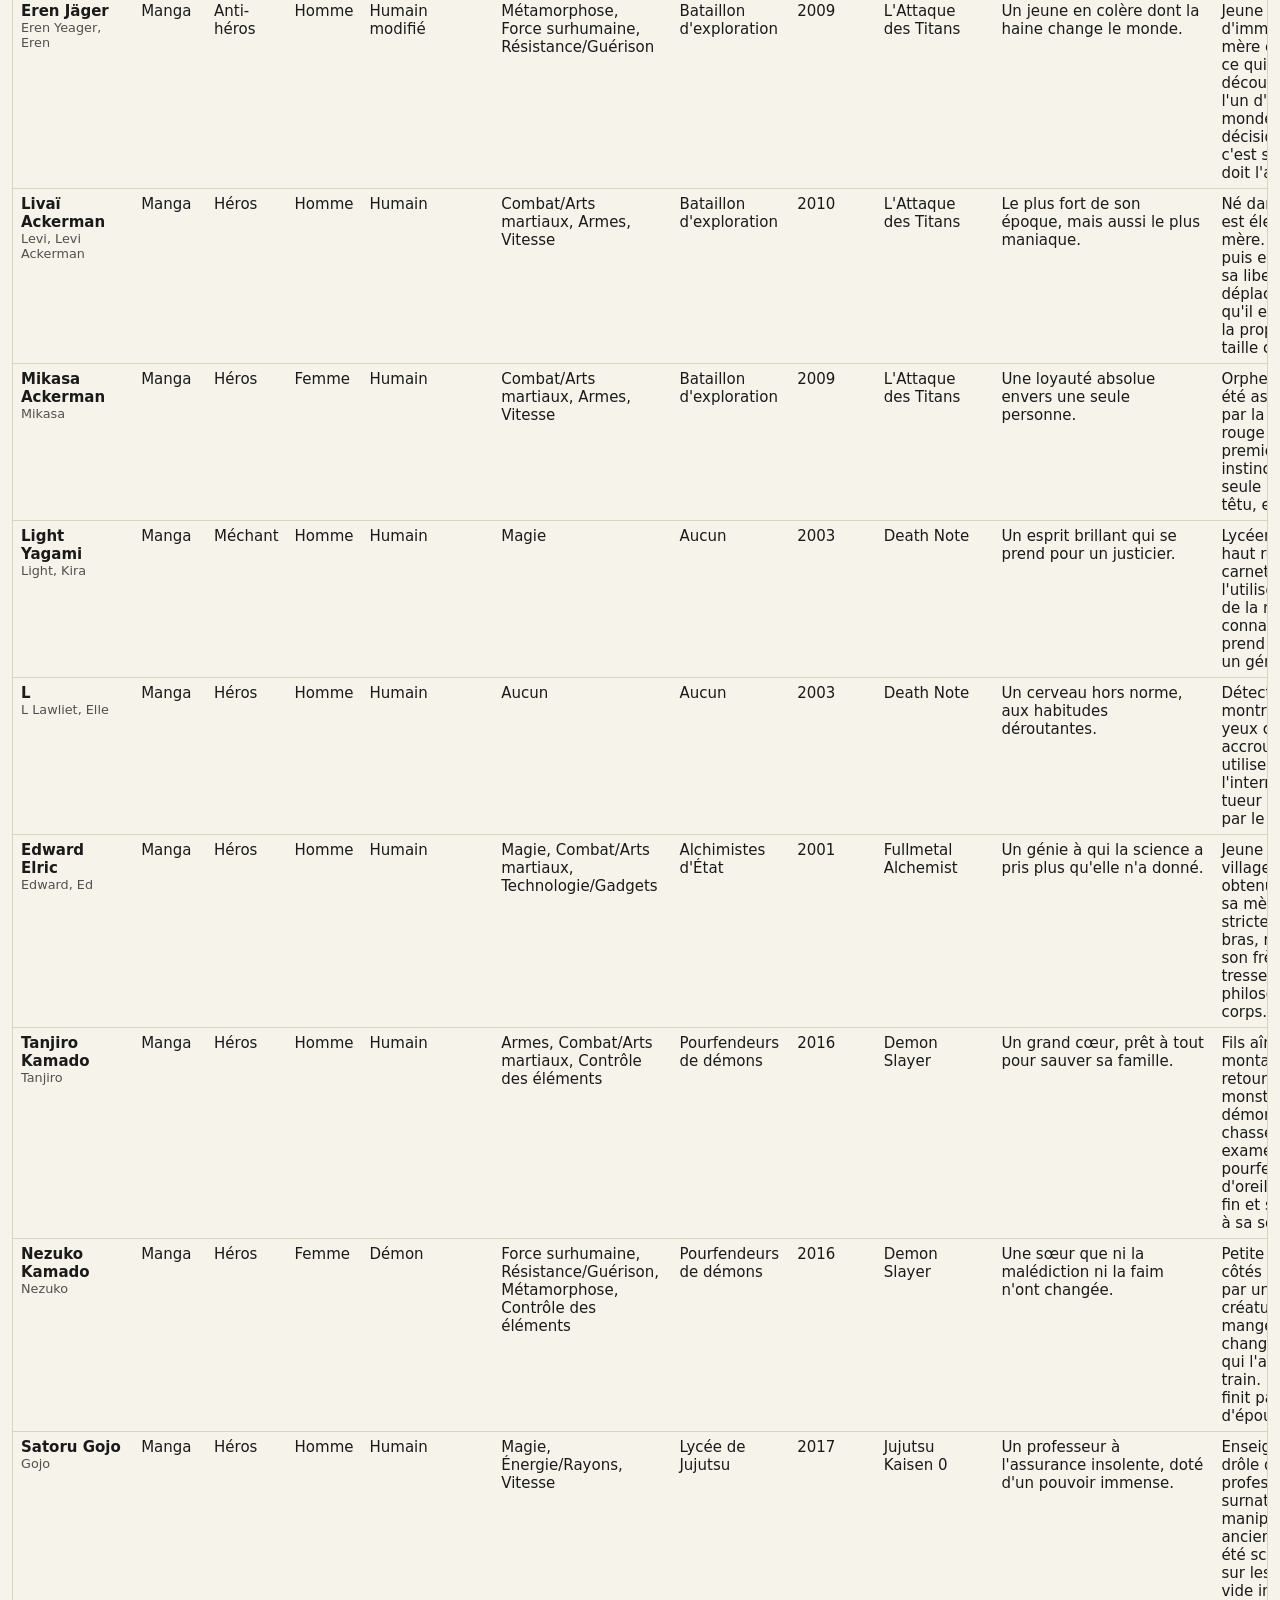
<file: verification.html>
<!DOCTYPE html>
<html lang="fr">
<head>
  <meta charset="UTF-8">
  <meta name="viewport" content="width=device-width, initial-scale=1">
  <meta name="robots" content="noindex">
  <title>Vérification des fiches</title>
  <link rel="stylesheet" href="css/verification.css">
</head>
<body>
  <header>
    <h1>Vérification des fiches</h1>
    <p class="aide">Page de relecture pour Luca (pas pour les joueurs). Clique sur le titre d'une colonne pour trier.
      Les lignes <span class="pastille">à vérifier</span> sont celles où j'ai un doute : c'est toi qui tranches.</p>
    <p id="resume" class="resume"></p>
  </header>

  <nav class="onglets">
    <button type="button" id="onglet-fiches" class="actif">Les personnages</button>
    <button type="button" id="onglet-calendrier">Le calendrier</button>
  </nav>

  <section id="section-fiches">
    <div class="filtres">
      <input type="search" id="recherche" placeholder="Chercher un nom, un pouvoir, un groupe…" autocomplete="off">
      <select id="filtre-univers"><option value="">Tous les thèmes</option></select>
      <label><input type="checkbox" id="filtre-averifier"> Seulement « à vérifier »</label>
      <span id="compteur" class="compteur"></span>
    </div>
    <div class="defilement">
      <table id="tableau-fiches">
        <thead><tr id="entetes"></tr></thead>
        <tbody></tbody>
      </table>
    </div>
  </section>

  <section id="section-calendrier" hidden>
    <p class="aide">Quel personnage tombe quel jour. La date de départ est <strong>provisoire</strong> (elle sera fixée au lancement).
      Quand la liste est finie, elle recommence au début.</p>
    <div class="defilement">
      <table id="tableau-calendrier">
        <thead><tr><th>Jour n°</th><th>Date</th><th>Personnage</th><th>Univers</th></tr></thead>
        <tbody></tbody>
      </table>
    </div>
  </section>

  <script src="data/constantes.js"></script>
  <script src="data/personnages.js"></script>
  <script src="data/calendrier.js"></script>
  <script src="data/images.js"></script>
  <script src="js/outils.js"></script>
  <script src="js/verification.js"></script>
</body>
</html>
</file>
<file: css/base.css>
/* Héros du Jour : les bases du design « Le classeur de casting ».
   Une table de bureau bleu nuit (en mode clair comme en mode sombre) sur laquelle on pose des fiches de papier.
   Les couleurs sont toutes définies ici : les autres fichiers CSS ne font que s'en servir. */

:root {
  --bureau: #2d4a78;          /* la table */
  --sur-bureau: #f3f6fb;      /* le texte posé directement sur la table */
  --papier: #fdfdfb;
  --papier-2: #eef0ec;
  --encre: #1b2a2b;
  --encre-douce: #51625f;
  --trait: #cfd6d2;
  --tampon: #c4352c;
  --postit: #ffd95a;
  --postit-texte: #2a2410;
  --onglet: #1b2a2b;
  --onglet-texte: #f6f6f1;
  --ok: #2f8f5b;
  --partiel: #e9a23b;
  --non: #c4423a;
  --accent: #ffd95a;          /* contour de focus sur la table */

  /* Une couleur par thème (Marvel, DC, Films…). Pour ajouter un thème : une ligne ici,
     et une ligne « .univers-nom » plus bas (« jeux-video » pour « Jeux vidéo »). */
  --u-marvel: #c4352c;
  --u-dc: #2f5dba;
  --u-manga: #e08a1e;
  --u-inde: #7b4db5;
  --u-films: #1e8e8a;
  --u-series: #b5487a;
  --u-jeux-video: #2a9bd6;
  --u-livres: #8a6a3a;

  /* Les feuilles de rareté des cartes */
  --or-1: #f7e08a; --or-2: #d9a52a; --or-3: #fff1b8;
  --argent-1: #eef1f4; --argent-2: #a3acb6; --argent-3: #ffffff;
  --bronze-1: #cfae85; --bronze-2: #8c6c46; --bronze-3: #e6cfae;

  --ombre-papier: 0 1px 0 rgba(0, 0, 0, 0.18), 0 8px 14px -8px rgba(0, 0, 0, 0.45);
  color-scheme: light;
}

/* Le mode sombre : choisi avec le bouton de l'en-tête (js/theme.js ajoute data-theme="sombre") */
:root[data-theme="sombre"] {
  --bureau: #0f1d35;
  --sur-bureau: #e6edf3;
  --papier: #1f2b29;
  --papier-2: #2a3836;
  --encre: #e9efea;
  --encre-douce: #a7b8b2;
  --trait: #3a4a47;
  --tampon: #ef6a5e;
  --onglet: #e9efea;
  --onglet-texte: #14201e;
  --ok: #3aa86d;
  --partiel: #eeae4c;
  --non: #d9544a;
  --ombre-papier: 0 1px 0 rgba(0, 0, 0, 0.5), 0 8px 14px -8px rgba(0, 0, 0, 0.8);
  color-scheme: dark;
}

/* La couleur de chaque thème, utilisée par les badges, les onglets et les cartes (variable --c) */
.univers-marvel { --c: var(--u-marvel); }
.univers-dc     { --c: var(--u-dc); }
.univers-manga  { --c: var(--u-manga); }
.univers-inde   { --c: var(--u-inde); }
.univers-films  { --c: var(--u-films); }
.univers-series { --c: var(--u-series); }
.univers-jeux-video { --c: var(--u-jeux-video); }
.univers-livres { --c: var(--u-livres); }

* {
  box-sizing: border-box;
}

body {
  margin: 0;
  min-height: 100vh;
  font-family: "Jost", system-ui, -apple-system, "Segoe UI", Roboto, sans-serif;
  font-size: 16px;
  color: var(--sur-bureau);
  background: var(--bureau);
}

button, select, input {
  font: inherit;
  color: inherit;
}

h1, h2, h3, p {
  margin: 0;
}

/* Texte caché à l'écran mais lu par les lecteurs d'écran */
.invisible {
  position: absolute;
  width: 1px;
  height: 1px;
  overflow: hidden;
  clip: rect(0 0 0 0);
  white-space: nowrap;
}

/* Message affiché seulement si JavaScript est désactivé */
.sans-javascript {
  margin: 0;
  padding: 12px 16px;
  font-weight: 700;
  text-align: center;
  color: #ffffff;
  background: var(--non);
}

/* Le contour de focus (navigation au clavier) : bien visible sur la table comme sur le papier */
:focus-visible {
  outline: 3px solid var(--accent);
  outline-offset: 2px;
}

.fenetre :focus-visible {
  outline-color: var(--encre);
}

/* La silhouette : l'emplacement des futures illustrations (un dessin sera glissé à la place) */
.silhouette {
  fill: currentColor;
}

/* ---------- Les boutons ---------- */

/* Bouton principal : posé sur du papier (dans une fenêtre), il est en encre */
.bouton {
  padding: 12px 22px;
  font-size: 1rem;
  font-weight: 700;
  color: var(--papier);
  background: var(--encre);
  border: 0;
  border-radius: 3px;
  cursor: pointer;
}

.bouton:active {
  transform: translateY(1px);
}

.bouton:disabled {
  opacity: 0.55;
  cursor: not-allowed;
}

/* Bouton secondaire dans une fenêtre : juste un contour */
.bouton-discret {
  color: var(--encre);
  background: transparent;
  box-shadow: inset 0 0 0 2px var(--encre);
}

/* Bouton posé directement sur la table : c'est une fiche de papier */
.bouton-table {
  color: var(--encre);
  background: var(--papier);
  box-shadow: var(--ombre-papier), inset 0 0 0 1px var(--trait);
}

.bouton svg,
.outils svg {
  width: 20px;
  height: 20px;
  flex: none;
  fill: none;
  stroke: currentColor;
  stroke-width: 1.8;
  stroke-linecap: round;
  stroke-linejoin: round;
}

/* Pour les personnes qui préfèrent peu d'animations */
@media (prefers-reduced-motion: reduce) {
  *, *::before, *::after {
    scroll-behavior: auto !important;
  }
}
</file>
<file: css/jeu.css>
/* Héros du Jour : l'écran de jeu (la table de casting) */

.page {
  max-width: 600px;
  margin: 0 auto;
  padding: 0 16px 48px;
}

/* ---------- En-tête : un bandeau de papier avec le tampon du numéro ---------- */

.bandeau {
  display: grid;
  grid-template-columns: 1fr auto;
  align-items: center;
  gap: 12px;
  margin: 16px 0 14px;
  padding: 14px 16px 14px 18px;
  color: var(--encre);
  background: var(--papier);
  border-radius: 3px;
  box-shadow: var(--ombre-papier);
}

.marque h1 {
  font-size: clamp(1.9rem, 9vw, 2.6rem);
  font-weight: 800;
  line-height: 0.95;
  letter-spacing: -0.03em;
}

.date-du-jour {
  margin-top: 6px;
  font-size: 0.9rem;
  color: var(--encre-douce);
}

.tampon {
  display: grid;
  place-items: center;
  width: 76px;
  height: 76px;
  color: var(--tampon);
  border: 3px solid currentColor;
  border-radius: 50%;
  outline: 1.5px solid currentColor;
  outline-offset: 3px;
  transform: rotate(-9deg);
  font-weight: 800;
  line-height: 1;
  text-align: center;
  opacity: 0.92;
}

.tampon small {
  display: block;
  font-size: 0.62rem;
  font-weight: 700;
  letter-spacing: 0.08em;
}

.tampon span {
  font-size: 1.7rem;
  letter-spacing: -0.02em;
}

/* ---------- La rangée de boutons : Ma collection, règles, mode clair / sombre ---------- */

.outils {
  display: flex;
  gap: 8px;
  margin-bottom: 18px;
}

.outils button {
  display: inline-flex;
  align-items: center;
  gap: 8px;
  padding: 9px 12px;
  font-size: 0.95rem;
  font-weight: 500;
  color: var(--encre);
  background: var(--papier);
  border: 0;
  border-radius: 3px;
  box-shadow: var(--ombre-papier);
  cursor: pointer;
}

.outils button:active {
  transform: translateY(1px);
}

.outils .plein {
  flex: 1;
}

/* Un petit point sur le bouton « Mon compte » quand le joueur est connecté */
.outils button {
  position: relative;
}

.outils button.connecte::after {
  content: "";
  position: absolute;
  top: 5px;
  right: 5px;
  width: 8px;
  height: 8px;
  background: var(--ok);
  border: 1.5px solid var(--papier);
  border-radius: 50%;
}

.outils .compte {
  margin-left: auto;
  font-weight: 700;
  font-variant-numeric: tabular-nums;
}

/* ---------- Les parties bonus ---------- */

.zone-bonus {
  margin-bottom: 18px;
}

.zone-bonus[hidden] {
  display: none;
}

.bonus-etat {
  margin-bottom: 8px;
  font-size: 0.95rem;
  line-height: 1.35;
}

.bonus-boutons {
  display: flex;
  flex-wrap: wrap;
  gap: 8px;
}

.bonus-boutons button {
  display: inline-flex;
  align-items: center;
  gap: 8px;
  padding: 9px 12px;
  font-size: 0.95rem;
  font-weight: 500;
  color: var(--encre);
  background: var(--papier);
  border: 0;
  border-radius: 3px;
  box-shadow: var(--ombre-papier);
  cursor: pointer;
}

.bonus-boutons button[hidden] {
  display: none;
}

.bonus-boutons button:active {
  transform: translateY(1px);
}

.bonus-boutons svg {
  width: 20px;
  height: 20px;
  flex: none;
  fill: none;
  stroke: currentColor;
  stroke-width: 1.8;
  stroke-linecap: round;
  stroke-linejoin: round;
}

.bonus-boutons .compte {
  font-weight: 700;
}

/* ---------- Le choix de la difficulté ---------- */

.zone-difficulte {
  margin-bottom: 18px;
}

.zone-difficulte[hidden] {
  display: none;
}

.difficulte-titre {
  margin-bottom: 6px;
  font-size: 0.85rem;
  opacity: 0.85;
}

.difficulte-boutons {
  display: grid;
  grid-template-columns: repeat(3, 1fr);
  gap: 4px;
}

.difficulte-boutons button {
  padding: 9px 4px;
  font-size: 0.95rem;
  font-weight: 700;
  color: var(--encre);
  background: var(--papier);
  border: 0;
  border-radius: 3px;
  box-shadow: var(--ombre-papier);
  cursor: pointer;
  opacity: 0.7;
}

/* Le mode choisi est « enfoncé » : encre pleine */
.difficulte-boutons button[aria-pressed="true"] {
  color: var(--papier);
  background: var(--encre);
  opacity: 1;
}

.difficulte-resume {
  margin-top: 8px;
  font-size: 0.88rem;
  line-height: 1.35;
  opacity: 0.9;
}

/* ---------- La case de saisie et les suggestions ---------- */

.zone-saisie {
  position: relative;
  margin-bottom: 16px;
}

.zone-saisie label {
  display: block;
  margin-bottom: 4px;
  font-size: 0.85rem;
  opacity: 0.85;
}

.saisie {
  width: 100%;
  padding: 14px 14px 10px;
  font-size: 1.2rem;           /* au moins 16 px : sinon le téléphone zoome tout seul */
  color: var(--encre);
  background: var(--papier);
  border: 0;
  border-bottom: 4px solid var(--encre);
  border-radius: 3px 3px 0 0;
}

.saisie::placeholder {
  color: var(--encre-douce);
}

.saisie:disabled {
  opacity: 0.6;
}

.saisie:focus-visible {
  outline-offset: 3px;
}

.suggestions {
  position: absolute;
  left: 0;
  right: 0;
  z-index: 10;
  margin: 0;
  padding: 0;
  max-height: 46vh;
  overflow-y: auto;
  list-style: none;
  color: var(--encre);
  background: var(--papier);
  border-radius: 0 0 3px 3px;
  box-shadow: 0 14px 20px -8px rgba(0, 0, 0, 0.6);
}

.suggestion {
  display: flex;
  align-items: center;
  gap: 8px;
  padding: 12px 14px;
  cursor: pointer;
  border-bottom: 1px solid var(--trait);
}

.suggestion:last-child {
  border-bottom: 0;
}

.suggestion[aria-selected="true"] {
  background: var(--papier-2);
  box-shadow: inset 4px 0 0 var(--encre);
}

.suggestion-nom {
  font-weight: 700;
}

.suggestion-autre {
  font-size: 0.9rem;
  color: var(--encre-douce);
}

.suggestion-univers {
  margin-left: auto;
  padding: 3px 8px 2px;
  font-size: 0.78rem;
  font-weight: 700;
  color: #ffffff;
  background: var(--c, var(--encre-douce));
  border-radius: 3px;
}

.aucune-suggestion {
  padding: 14px;
  color: var(--encre-douce);
}

/* ---------- Le compteur : une pastille par essai ---------- */

.essais {
  display: flex;
  align-items: center;
  gap: 12px;
  margin-bottom: 18px;
}

.compteur-essais {
  font-weight: 700;
}

.pastilles {
  display: flex;
  gap: 5px;
}

.pastilles i {
  width: 14px;
  height: 14px;
  border: 2px dashed rgba(243, 246, 251, 0.55);
  border-radius: 50%;
}

.pastilles i.pris {
  background: var(--sur-bureau);
  border: 2px solid var(--sur-bureau);
}

.pastilles i.actuel {
  border: 2px solid var(--sur-bureau);
}

#bouton-resultat {
  margin-bottom: 18px;
}

/* En Facile il y a 15 pastilles : plus petites pour que la ligne tienne */
.pastilles.beaucoup {
  gap: 3px;
}

.pastilles.beaucoup i {
  width: 11px;
  height: 11px;
  border-width: 1.5px;
}

.essais {
  flex-wrap: wrap;
}

/* ---------- Les indices : des post-it ---------- */

.indices {
  margin: 0 0 24px;
}

.indices[hidden] {
  display: none;
}

/* Le titre est aussi le bouton pour replier ou déplier les post-it */
.indices-titre {
  margin-bottom: 14px;
  font-weight: 700;
  cursor: pointer;
}

.liste-indices {
  display: grid;
  gap: 14px;
  margin: 0;
  padding: 0 4px;
  list-style: none;
}

.postit {
  position: relative;
  padding: 16px 16px 14px;
  font-size: 0.98rem;
  line-height: 1.35;
  color: var(--postit-texte);
  background: var(--postit);
  box-shadow: 0 10px 14px -10px rgba(0, 0, 0, 0.6);
  transform: rotate(var(--angle, -1deg));
}

/* Le petit morceau de ruban adhésif */
.postit::before {
  content: "";
  position: absolute;
  top: -9px;
  left: 50%;
  width: 64px;
  height: 18px;
  background: rgba(255, 255, 255, 0.45);
  transform: translateX(-50%) rotate(2deg);
}

.postit b {
  display: block;
  margin-bottom: 2px;
  font-size: 0.78rem;
  font-weight: 700;
  letter-spacing: 0.02em;
  opacity: 0.75;
}

/* ---------- Les essais : une fiche par personnage, avec les onglets en haut ---------- */

/* La largeur relative des 7 colonnes (les pouvoirs et les groupes ont besoin de plus de place) */
.entetes,
.cases {
  display: grid;
  grid-template-columns:
    minmax(0, 38fr) minmax(0, 46fr) minmax(0, 42fr) minmax(0, 43fr)
    minmax(0, 49fr) minmax(0, 48fr) minmax(0, 33fr);
  gap: 3px;
}

.entetes {
  margin-bottom: -1px;
  padding: 0 10px;           /* alignés avec les cases de la fiche */
}

.entete-critere {
  padding: 7px 0 6px;
  font-size: clamp(0.5rem, 2.9vw, 0.66rem);
  font-weight: 700;
  line-height: 1;
  text-align: center;
  color: var(--onglet-texte);
  background: var(--onglet);
  border-radius: 6px 6px 0 0;
}

.liste-essais {
  margin: 0;
  padding: 0;
  list-style: none;
}

/* En Expert, avant le premier essai, il n'y a aucune fiche (pas d'essai offert) : une fiche vide montre où elles viendront */
.liste-essais:empty::before {
  content: "Tes propositions apparaîtront ici.";
  display: block;
  padding: 18px 12px;
  text-align: center;
  color: var(--encre-douce);
  background: var(--papier);
  border-radius: 0 0 3px 3px;
  box-shadow: var(--ombre-papier);
}

.essai {
  margin-bottom: 12px;
  padding: 12px 10px 10px;
  color: var(--encre);
  background: var(--papier);
  border-radius: 3px;
  box-shadow: var(--ombre-papier);
}

/* La première fiche s'accroche aux onglets */
.liste-essais > .essai:first-child {
  border-radius: 0 0 3px 3px;
}

.essai-tete {
  display: flex;
  align-items: center;
  gap: 10px;
  margin-bottom: 10px;
  text-align: left;
}

.photo {
  display: grid;
  place-items: end center;
  flex: none;
  width: 36px;
  height: 46px;
  overflow: hidden;
  color: var(--trait);
  background: var(--papier-2);
  border: 1px solid var(--trait);
  border-radius: 2px;
}

.photo {
  position: relative;
}

.photo svg {
  width: 100%;
  height: 100%;
}

.essai-nom {
  font-size: 1.15rem;
  font-weight: 800;
  line-height: 1.1;
  letter-spacing: -0.01em;
}

.essai-numero {
  margin-left: auto;
  flex: none;
  font-size: 0.82rem;
  color: var(--encre-douce);
}

/* L'essai offert : son étiquette est un petit tampon rouge, pour le distinguer des essais du joueur */
.essai-offert .essai-numero {
  padding: 2px 7px 1px;
  font-weight: 700;
  color: var(--tampon);
  border: 1.5px solid currentColor;
  border-radius: 3px;
  transform: rotate(-3deg);
}

.case {
  position: relative;
  display: grid;
  place-items: center;
  min-height: 54px;
  padding: 8px 1px 6px;
  font-size: clamp(0.5rem, 2.9vw, 0.68rem);   /* le texte rétrécit un peu sur les très petits écrans */
  font-weight: 700;
  line-height: 1.12;
  color: #ffffff;
  text-align: center;
  overflow-wrap: break-word;
  border-radius: 3px;
}

.case-texte {
  white-space: pre-line;     /* respecte les retours à la ligne (un pouvoir par ligne) */
  min-width: 0;
}

/* Le petit symbole de chaque case, pour les personnes qui ne distinguent pas bien les couleurs */
.case-symbole {
  position: absolute;
  top: 1px;
  right: 3px;
  font-size: 0.58rem;
  opacity: 0.9;
}

.case.vert   { background: var(--ok); }
.case.orange { background: var(--partiel); color: #231a05; }
.case.rouge  { background: var(--non); }

.mode-test {
  margin-top: 28px;
  font-size: 0.7rem;
  opacity: 0.6;
}

/* Petits écrans : trois boutons d'icônes + « Ma collection » doivent tenir sur une ligne */
@media (max-width: 400px) {
  .outils { gap: 6px; }
  .outils button { padding: 9px 10px; }
  .outils .plein svg { display: none; }
}

/* Très petits écrans (environ 320 px de large) : on réduit les marges pour garder le plus de place aux cases */
@media (max-width: 350px) {
  .mot-ma { display: none; }
  .page { padding-left: 10px; padding-right: 10px; }
  .entetes, .cases { gap: 2px; }
  .entetes { padding: 0 6px; }
  .essai { padding-left: 6px; padding-right: 6px; }
}

/* Sur ordinateur, on a plus de place : on agrandit un peu */
@media (min-width: 560px) {
  .entete-critere { font-size: 0.8rem; padding: 9px 0 8px; }
  .case { min-height: 66px; font-size: 0.85rem; }
  .case-symbole { font-size: 0.72rem; }
}
</file>
<file: css/fiches.css>
/* La page « Confidentialité » : même univers que le jeu (table bleu nuit, fiches de papier, onglets, post-it) */

.bandeau-actions {
  display: flex;
  flex-direction: column;
  gap: 8px;
}

.bandeau-actions a,
.bandeau-actions button {
  display: inline-flex;
  align-items: center;
  justify-content: center;
  gap: 8px;
  padding: 9px 12px;
  font-size: 0.95rem;
  font-weight: 500;
  color: var(--papier);
  text-decoration: none;
  background: var(--encre);
  border: 0;
  border-radius: 3px;
  cursor: pointer;
}

.bandeau-actions svg {
  width: 20px;
  height: 20px;
  flex: none;
  fill: none;
  stroke: currentColor;
  stroke-width: 1.8;
  stroke-linecap: round;
  stroke-linejoin: round;
}

/* Le résumé en haut : un post-it */
.resume {
  position: relative;
  margin: 22px 4px 26px;
  padding: 16px 16px 14px;
  line-height: 1.4;
  color: var(--postit-texte);
  background: var(--postit);
  box-shadow: 0 10px 14px -10px rgba(0, 0, 0, 0.6);
  transform: rotate(-0.8deg);
}

.resume::before {
  content: "";
  position: absolute;
  top: -9px;
  left: 50%;
  width: 64px;
  height: 18px;
  background: rgba(255, 255, 255, 0.45);
  transform: translateX(-50%) rotate(2deg);
}

.resume b {
  display: block;
  margin-bottom: 2px;
  font-size: 0.78rem;
  opacity: 0.75;
}

/* Une rubrique : un onglet sombre et une fiche de papier dessous */
.rubrique {
  margin-bottom: 20px;
}

.rubrique h2 {
  display: inline-block;
  margin: 0 0 -1px 10px;
  padding: 8px 14px 7px;
  font-size: 0.9rem;
  font-weight: 700;
  line-height: 1;
  color: var(--onglet-texte);
  background: var(--onglet);
  border-radius: 6px 6px 0 0;
}

.fiche-texte {
  padding: 16px 16px 18px;
  color: var(--encre);
  background: var(--papier);
  border-radius: 3px;
  box-shadow: var(--ombre-papier);
}

.fiche-texte p,
.fiche-texte li {
  line-height: 1.5;
}

.fiche-texte p + p,
.fiche-texte ul + p {
  margin-top: 10px;
}

.fiche-texte ul {
  margin: 8px 0 0;
  padding-left: 20px;
}

.fiche-texte a {
  color: inherit;
  font-weight: 700;
}
</file>
<file: css/verification.css>
/* Page de vérification (pour Luca) : simple et lisible, pas de décor. */

:root {
  --fond: #f6f3ea;
  --texte: #1a1a1a;
  --ligne: #d9d3c0;
  --entete: #1a1a1a;
  --entete-texte: #ffffff;
  --doute: #fff0c2;
  --aujourdhui: #d8f0d2;
  --accent: #e62429;
}

@media (prefers-color-scheme: dark) {
  :root {
    --fond: #1b1a2e;
    --texte: #f4f1e6;
    --ligne: #3b3a55;
    --entete: #000000;
    --entete-texte: #ffffff;
    --doute: #4a3d12;
    --aujourdhui: #1f4a2a;
  }
}

* { box-sizing: border-box; }

body {
  margin: 0;
  padding: 12px;
  font-family: system-ui, -apple-system, "Segoe UI", Roboto, sans-serif;
  font-size: 15px;
  color: var(--texte);
  background: var(--fond);
}

h1 { margin: 0 0 6px; font-size: 1.5rem; }
.aide { margin: 4px 0; max-width: 70ch; line-height: 1.4; }
.resume { font-weight: 700; }

.pastille {
  background: var(--doute);
  padding: 1px 6px;
  border-radius: 4px;
  font-weight: 700;
}

/* Onglets */
.onglets { display: flex; gap: 8px; margin: 12px 0; }
.onglets button {
  padding: 8px 14px;
  font: inherit;
  font-weight: 700;
  color: var(--texte);
  background: transparent;
  border: 2px solid var(--texte);
  border-radius: 6px;
  cursor: pointer;
}
.onglets button.actif { background: var(--accent); border-color: var(--accent); color: #fff; }

/* Filtres */
.filtres { display: flex; flex-wrap: wrap; gap: 10px; align-items: center; margin-bottom: 10px; }
.filtres input[type="search"] { flex: 1 1 240px; padding: 8px; font: inherit; }
.filtres select { padding: 8px; font: inherit; }
.filtres label { display: flex; gap: 6px; align-items: center; }
.compteur { font-weight: 700; }

/* Seul le tableau défile en largeur, jamais la page entière */
.defilement { overflow-x: auto; border: 1px solid var(--ligne); border-radius: 6px; }

table { border-collapse: collapse; width: 100%; min-width: 1300px; }
th, td { padding: 6px 8px; border-bottom: 1px solid var(--ligne); text-align: left; vertical-align: top; }
thead th { background: var(--entete); color: var(--entete-texte); position: sticky; top: 0; white-space: nowrap; }
thead th button {
  font: inherit; font-weight: 700; color: inherit; background: none; border: 0; padding: 0; cursor: pointer;
}
thead th[data-tri]::after { content: " " attr(data-tri); }

.petit { font-size: 0.8rem; opacity: 0.75; }
td.description { min-width: 220px; }
td.large { min-width: 380px; }
td.doute { min-width: 180px; font-weight: 600; }

tr.a-verifier { background: var(--doute); }
tr.aujourdhui { background: var(--aujourdhui); font-weight: 700; }

#tableau-calendrier { min-width: 420px; }
</file>
